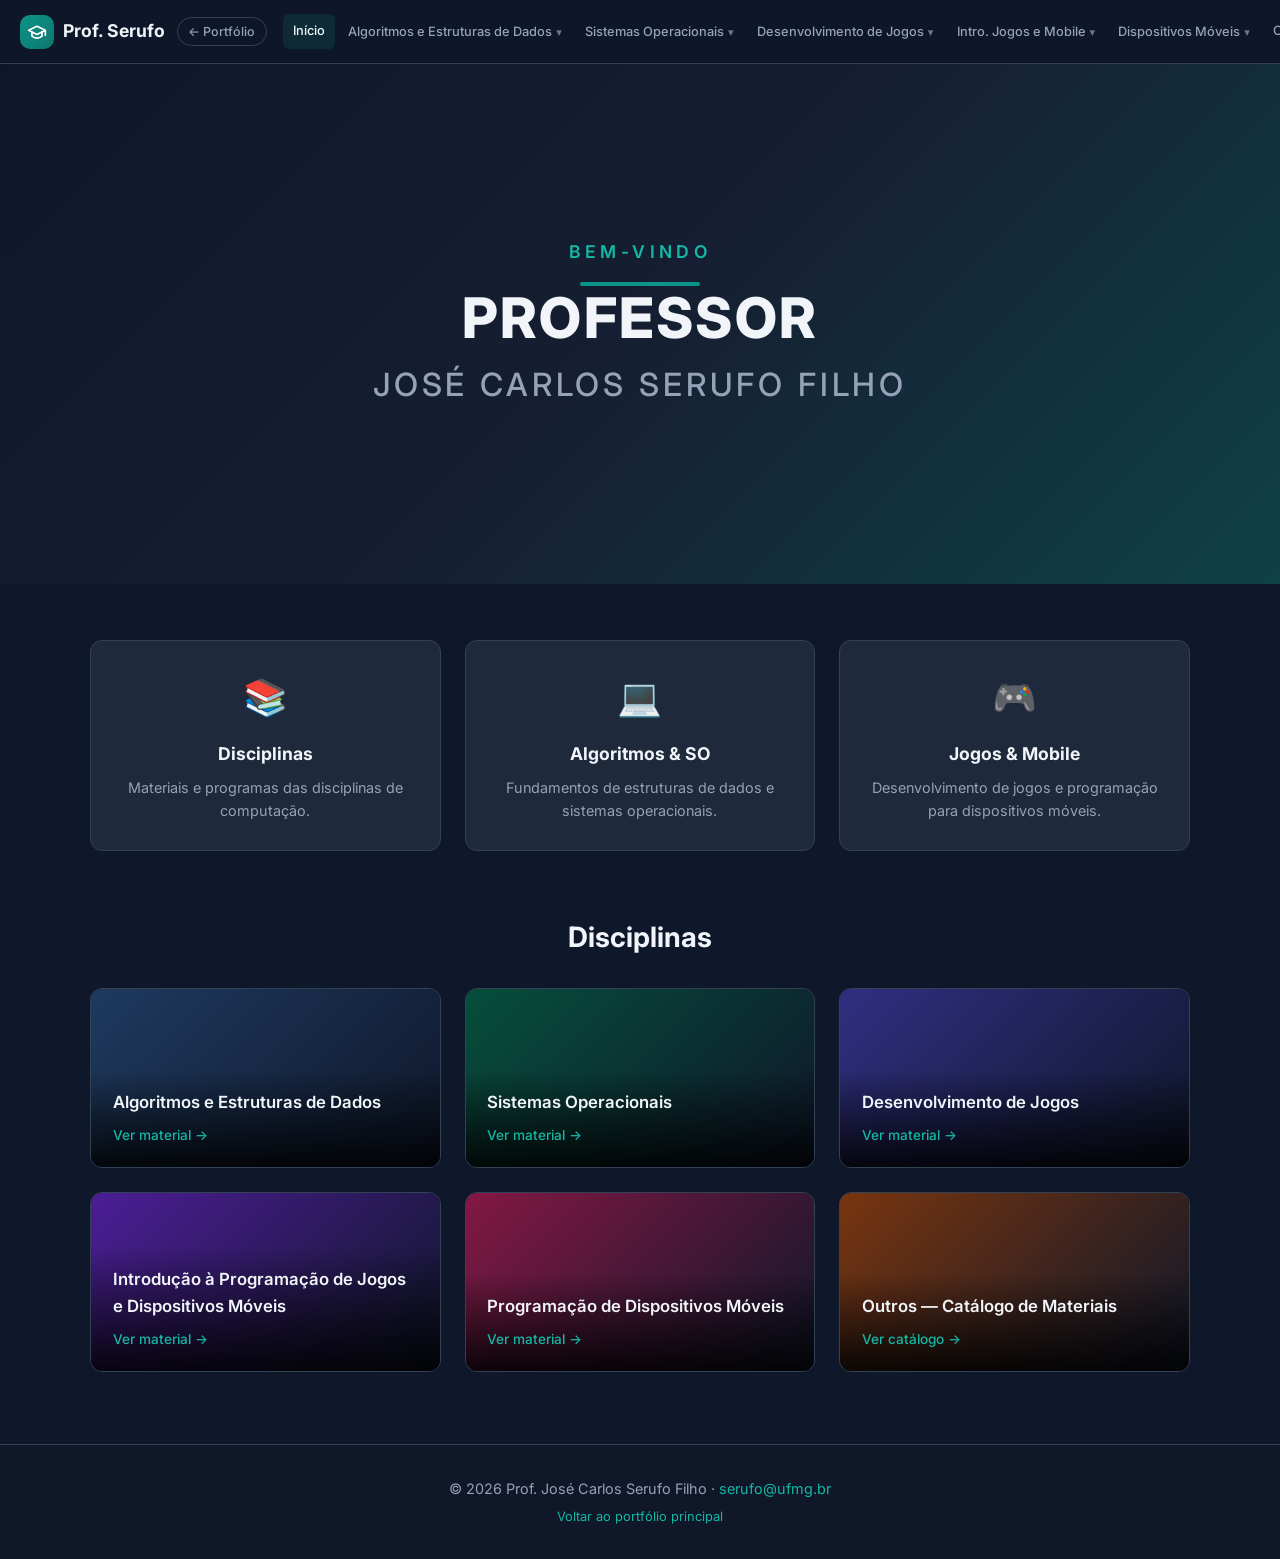
<file: aulas/index.html>
<!DOCTYPE html>
<html lang="pt-BR">
<head>
  <meta charset="UTF-8" />
  <meta name="viewport" content="width=device-width, initial-scale=1.0" />
  <title>Prof. Serufo — Aulas e Materiais</title>
  <meta name="description" content="Site de aulas do Professor José Carlos Serufo Filho. Materiais de Algoritmos, Sistemas Operacionais, Desenvolvimento de Jogos, Programação Mobile e catálogo no Google Drive." />
  <meta name="drive-catalog-url" content="https://script.google.com/macros/s/AKfycbzoTK7E7r1MSILdGPQA2Qe5nMKH0xPJj23kGmjjR3i6-4RB792ppfdoDmCXZKpYg464KQ/exec" />
  <meta name="drive-folder-url" content="https://drive.google.com/drive/folders/1QPJn-eJP5-Sh8jvajASOQuNzWkamwjaW" />
  <link rel="icon" type="image/svg+xml" href="data:image/svg+xml,%3Csvg xmlns='http://www.w3.org/2000/svg' viewBox='0 0 64 64'%3E%3Crect width='64' height='64' rx='16' fill='%230d9488'/%3E%3Ctext x='50%25' y='54%25' dominant-baseline='middle' text-anchor='middle' font-family='Inter,system-ui,sans-serif' font-size='32' font-weight='800' fill='white'%3ES%3C/text%3E%3C/svg%3E" />
  <link rel="preconnect" href="https://fonts.googleapis.com" />
  <link rel="preconnect" href="https://fonts.gstatic.com" crossorigin />
  <link href="https://fonts.googleapis.com/css2?family=Inter:wght@300;400;500;600;700;800&family=JetBrains+Mono:wght@400;500&display=swap" rel="stylesheet" />
  <link rel="stylesheet" href="styles.css" />
</head>
<body>
  <!-- Navbar -->
  <header class="navbar" id="navbar">
    <div class="nav-container">
      <div class="nav-brand">
        <a href="#home" class="logo" data-page="home">
          <span class="logo-badge" aria-hidden="true">
            <svg viewBox="0 0 24 24" width="20" height="20" fill="none" stroke="currentColor" stroke-width="2" stroke-linecap="round" stroke-linejoin="round">
              <path d="M22 10v6M2 10l10-5 10 5-10 5z"/>
              <path d="M6 12v5c3 3 9 3 12 0v-5"/>
            </svg>
          </span>
          <span>Prof. Serufo</span>
        </a>
        <a href="../" class="nav-portfolio-link" title="Voltar ao portfólio principal">← Portfólio</a>
      </div>

      <nav class="nav-links" id="navLinks" aria-label="Navegação principal">
        <a href="#home" class="nav-link active" data-page="home">Início</a>

        <div class="dropdown">
          <button type="button" class="nav-link dropdown-btn" aria-haspopup="true" aria-expanded="false">Algoritmos e Estruturas de Dados <span class="chevron" aria-hidden="true">▾</span></button>
          <div class="dropdown-content">
            <a href="#algoritmos" data-page="algoritmos">Visão Geral</a>
            <a href="#algoritmos-material" data-page="algoritmos-material">Material</a>
          </div>
        </div>

        <div class="dropdown">
          <button type="button" class="nav-link dropdown-btn" aria-haspopup="true" aria-expanded="false">Sistemas Operacionais <span class="chevron" aria-hidden="true">▾</span></button>
          <div class="dropdown-content">
            <a href="#so" data-page="so">Visão Geral</a>
            <a href="#so-programa" data-page="so-programa">Programa</a>
            <a href="#so-material" data-page="so-material">Material</a>
          </div>
        </div>

        <div class="dropdown">
          <button type="button" class="nav-link dropdown-btn" aria-haspopup="true" aria-expanded="false">Desenvolvimento de Jogos <span class="chevron" aria-hidden="true">▾</span></button>
          <div class="dropdown-content">
            <a href="#jogos" data-page="jogos">Visão Geral</a>
            <a href="#jogos-programa" data-page="jogos-programa">Programa</a>
            <a href="#jogos-material" data-page="jogos-material">Material</a>
            <a href="#jogos-aulas" data-page="jogos-aulas">Aulas</a>
          </div>
        </div>

        <div class="dropdown">
          <button type="button" class="nav-link dropdown-btn" aria-haspopup="true" aria-expanded="false">Intro. Jogos e Mobile <span class="chevron" aria-hidden="true">▾</span></button>
          <div class="dropdown-content">
            <a href="#intro-jogos" data-page="intro-jogos">Visão Geral</a>
            <a href="#intro-jogos-programa" data-page="intro-jogos-programa">Programa</a>
            <a href="#intro-jogos-material" data-page="intro-jogos-material">Material</a>
          </div>
        </div>

        <div class="dropdown">
          <button type="button" class="nav-link dropdown-btn" aria-haspopup="true" aria-expanded="false">Dispositivos Móveis <span class="chevron" aria-hidden="true">▾</span></button>
          <div class="dropdown-content">
            <a href="#mobile" data-page="mobile">Visão Geral</a>
            <a href="#mobile-material" data-page="mobile-material">Material</a>
          </div>
        </div>

        <a href="#outros" class="nav-link" data-page="outros">Outros Materiais</a>
      </nav>

      <button type="button" class="menu-toggle" id="menuToggle" aria-label="Abrir menu" aria-expanded="false" aria-controls="navLinks">
        <span></span><span></span><span></span>
      </button>
    </div>
  </header>

  <!-- Main Content -->
  <main id="app">
    <!-- HOME -->
    <section id="home" class="page active">
      <div class="hero hero-home">
        <div class="hero-overlay"></div>
        <div class="hero-content">
          <p class="hero-subtitle">Bem-vindo</p>
          <div class="hero-line"></div>
          <h1 class="hero-title">PROFESSOR</h1>
          <h2 class="hero-name">JOSÉ CARLOS SERUFO FILHO</h2>
        </div>
      </div>

      <div class="container section">
        <div class="intro-grid">
          <div class="intro-card">
            <div class="card-icon" aria-hidden="true">📚</div>
            <h3>Disciplinas</h3>
            <p>Materiais e programas das disciplinas de computação.</p>
          </div>
          <div class="intro-card">
            <div class="card-icon" aria-hidden="true">💻</div>
            <h3>Algoritmos &amp; SO</h3>
            <p>Fundamentos de estruturas de dados e sistemas operacionais.</p>
          </div>
          <div class="intro-card">
            <div class="card-icon" aria-hidden="true">🎮</div>
            <h3>Jogos &amp; Mobile</h3>
            <p>Desenvolvimento de jogos e programação para dispositivos móveis.</p>
          </div>
        </div>

        <div class="courses-preview">
          <h2 class="section-title">Disciplinas</h2>
          <div class="course-grid">
            <a href="#algoritmos" class="course-card" data-page="algoritmos">
              <div class="course-card-bg algo"></div>
              <div class="course-card-content">
                <h3>Algoritmos e Estruturas de Dados</h3>
                <span class="course-link">Ver material →</span>
              </div>
            </a>
            <a href="#so" class="course-card" data-page="so">
              <div class="course-card-bg so"></div>
              <div class="course-card-content">
                <h3>Sistemas Operacionais</h3>
                <span class="course-link">Ver material →</span>
              </div>
            </a>
            <a href="#jogos" class="course-card" data-page="jogos">
              <div class="course-card-bg jogos"></div>
              <div class="course-card-content">
                <h3>Desenvolvimento de Jogos</h3>
                <span class="course-link">Ver material →</span>
              </div>
            </a>
            <a href="#intro-jogos" class="course-card" data-page="intro-jogos">
              <div class="course-card-bg intro"></div>
              <div class="course-card-content">
                <h3>Introdução à Programação de Jogos e Dispositivos Móveis</h3>
                <span class="course-link">Ver material →</span>
              </div>
            </a>
            <a href="#mobile" class="course-card" data-page="mobile">
              <div class="course-card-bg mobile"></div>
              <div class="course-card-content">
                <h3>Programação de Dispositivos Móveis</h3>
                <span class="course-link">Ver material →</span>
              </div>
            </a>
            <a href="#outros" class="course-card" data-page="outros">
              <div class="course-card-bg outros"></div>
              <div class="course-card-content">
                <h3>Outros — Catálogo de Materiais</h3>
                <span class="course-link">Ver catálogo →</span>
              </div>
            </a>
          </div>
        </div>
      </div>
    </section>

    <!-- ALGORITMOS -->
    <section id="algoritmos" class="page">
      <div class="hero hero-algo">
        <div class="hero-overlay"></div>
        <div class="hero-content">
          <h1 class="hero-title">ALGORITMOS E<br>ESTRUTURAS DE DADOS</h1>
          <div class="hero-line"></div>
        </div>
      </div>
      <div class="container section">
        <div class="content-box">
          <h2>Sobre a Disciplina</h2>
          <p>Estudo dos principais algoritmos e estruturas de dados utilizadas na construção de software eficiente. Abrange análise de complexidade, listas, pilhas, filas, árvores, grafos e técnicas de ordenação e busca.</p>
          <div class="action-buttons">
            <a href="#algoritmos-material" class="btn btn-primary" data-page="algoritmos-material">Acessar Material</a>
          </div>
        </div>
      </div>
    </section>

    <section id="algoritmos-material" class="page">
      <div class="hero hero-material">
        <div class="hero-overlay"></div>
        <div class="hero-content">
          <h1 class="hero-title">MATERIAL</h1>
          <div class="hero-line"></div>
          <p class="hero-subtitle">Algoritmos e Estruturas de Dados</p>
        </div>
      </div>
      <div class="container section">
        <div class="material-card">
          <div class="slides-embed">
            <div class="slides-placeholder">
              <div class="slides-icon" aria-hidden="true">📊</div>
              <h3>Algoritmos e Estrutura de Dados</h3>
              <p>Prof. Serufo</p>
              <a href="https://sites.google.com/view/serufo/algoritmos-e-estrutras-de-dados/material" target="_blank" rel="noopener" class="btn btn-primary">
                Abrir Google Slides
              </a>
              <p class="note">O material original está hospedado no Google Sites / Google Slides.</p>
            </div>
          </div>
        </div>
      </div>
    </section>

    <!-- SISTEMAS OPERACIONAIS -->
    <section id="so" class="page">
      <div class="hero hero-so">
        <div class="hero-overlay"></div>
        <div class="hero-content">
          <h1 class="hero-title">SISTEMAS<br>OPERACIONAIS</h1>
          <div class="hero-line"></div>
        </div>
      </div>
      <div class="container section">
        <div class="content-box">
          <h2>Sobre a Disciplina</h2>
          <p>Conceitos fundamentais de sistemas operacionais: processos, threads, gerenciamento de memória, sistemas de arquivos, escalonamento, sincronização e comunicação entre processos.</p>
          <div class="action-buttons">
            <a href="#so-programa" class="btn btn-secondary" data-page="so-programa">Programa</a>
            <a href="#so-material" class="btn btn-primary" data-page="so-material">Material</a>
          </div>
        </div>
      </div>
    </section>

    <section id="so-programa" class="page">
      <div class="hero hero-material">
        <div class="hero-overlay"></div>
        <div class="hero-content">
          <h1 class="hero-title">PROGRAMA</h1>
          <div class="hero-line"></div>
          <p class="hero-subtitle">Sistemas Operacionais</p>
        </div>
      </div>
      <div class="container section">
        <div class="content-box">
          <h2>Programa da Disciplina</h2>
          <p>Conteúdo programático da disciplina de Sistemas Operacionais.</p>
          <a href="https://sites.google.com/view/serufo/sistemas-operacionais/programa" target="_blank" rel="noopener" class="btn btn-primary">
            Ver programa completo no Google Sites
          </a>
        </div>
      </div>
    </section>

    <section id="so-material" class="page">
      <div class="hero hero-material">
        <div class="hero-overlay"></div>
        <div class="hero-content">
          <h1 class="hero-title">MATERIAL</h1>
          <div class="hero-line"></div>
          <p class="hero-subtitle">Sistemas Operacionais</p>
        </div>
      </div>
      <div class="container section">
        <div class="material-card">
          <div class="slides-embed">
            <div class="slides-placeholder">
              <div class="slides-icon" aria-hidden="true">💻</div>
              <h3>SISTEMAS OPERACIONAIS</h3>
              <p>Prof. Serufo</p>
              <a href="https://sites.google.com/view/serufo/sistemas-operacionais/material" target="_blank" rel="noopener" class="btn btn-primary">
                Abrir Google Slides
              </a>
              <p class="note">O material original está hospedado no Google Sites / Google Slides.</p>
            </div>
          </div>
        </div>
      </div>
    </section>

    <!-- DESENVOLVIMENTO DE JOGOS -->
    <section id="jogos" class="page">
      <div class="hero hero-jogos">
        <div class="hero-overlay"></div>
        <div class="hero-content">
          <h1 class="hero-title">DESENVOLVIMENTO<br>DE JOGOS</h1>
          <div class="hero-line"></div>
        </div>
      </div>
      <div class="container section">
        <div class="content-box">
          <h2>Sobre a Disciplina</h2>
          <p>Introdução ao desenvolvimento de jogos digitais. Conceitos de game design, engines, física, colisão, sprites, áudio e publicação de jogos.</p>
          <div class="action-buttons">
            <a href="#jogos-programa" class="btn btn-secondary" data-page="jogos-programa">Programa</a>
            <a href="#jogos-material" class="btn btn-primary" data-page="jogos-material">Material</a>
            <a href="#jogos-aulas" class="btn btn-secondary" data-page="jogos-aulas">Aulas</a>
          </div>
        </div>
      </div>
    </section>

    <section id="jogos-programa" class="page">
      <div class="hero hero-material">
        <div class="hero-overlay"></div>
        <div class="hero-content">
          <h1 class="hero-title">PROGRAMA</h1>
          <div class="hero-line"></div>
          <p class="hero-subtitle">Desenvolvimento de Jogos</p>
        </div>
      </div>
      <div class="container section">
        <div class="content-box">
          <h2>Programa da Disciplina</h2>
          <p>Conteúdo programático da disciplina de Desenvolvimento de Jogos.</p>
          <a href="https://sites.google.com/view/serufo/desenvolvimento-de-jogos/programa" target="_blank" rel="noopener" class="btn btn-primary">
            Ver programa completo no Google Sites
          </a>
        </div>
      </div>
    </section>

    <section id="jogos-material" class="page">
      <div class="hero hero-material-jogos">
        <div class="hero-overlay"></div>
        <div class="hero-content">
          <h1 class="hero-title">MATERIAL</h1>
          <div class="hero-line"></div>
          <p class="hero-subtitle">Desenvolvimento de Jogos</p>
        </div>
      </div>
      <div class="container section">
        <div class="material-card">
          <div class="slides-embed">
            <div class="slides-placeholder">
              <div class="slides-icon" aria-hidden="true">🎮</div>
              <h3>DESENVOLVIMENTO DE JOGOS</h3>
              <p>Prof. Serufo</p>
              <a href="https://sites.google.com/view/serufo/desenvolvimento-de-jogos/material" target="_blank" rel="noopener" class="btn btn-primary">
                Abrir Google Slides
              </a>
              <p class="note">O material original está hospedado no Google Sites / Google Slides.</p>
            </div>
          </div>
        </div>
      </div>
    </section>

    <section id="jogos-aulas" class="page">
      <div class="hero hero-material">
        <div class="hero-overlay"></div>
        <div class="hero-content">
          <h1 class="hero-title">AULAS</h1>
          <div class="hero-line"></div>
          <p class="hero-subtitle">Desenvolvimento de Jogos</p>
        </div>
      </div>
      <div class="container section">
        <div class="content-box">
          <h2>Material de Aulas</h2>
          <p>Aulas e conteúdos complementares da disciplina.</p>
          <a href="https://sites.google.com/view/serufo/desenvolvimento-de-jogos/material/aulas" target="_blank" rel="noopener" class="btn btn-primary">
            Ver aulas no Google Sites
          </a>
        </div>
      </div>
    </section>

    <!-- INTRODUÇÃO PROGRAMAÇÃO DE JOGOS E DISPOSITIVOS MÓVEIS -->
    <section id="intro-jogos" class="page">
      <div class="hero hero-intro">
        <div class="hero-overlay"></div>
        <div class="hero-content">
          <h1 class="hero-title">INTRODUÇÃO<br>PROGRAMAÇÃO DE JOGOS<br>E DISPOSITIVOS MÓVEIS</h1>
          <div class="hero-line"></div>
        </div>
      </div>
      <div class="container section">
        <div class="content-box">
          <h2>Sobre a Disciplina</h2>
          <p>Introdução aos conceitos de programação aplicados a jogos e dispositivos móveis. Fundamentos de desenvolvimento multiplataforma e interfaces interativas.</p>
          <div class="action-buttons">
            <a href="#intro-jogos-programa" class="btn btn-secondary" data-page="intro-jogos-programa">Programa</a>
            <a href="#intro-jogos-material" class="btn btn-primary" data-page="intro-jogos-material">Material</a>
          </div>
        </div>
      </div>
    </section>

    <section id="intro-jogos-programa" class="page">
      <div class="hero hero-material">
        <div class="hero-overlay"></div>
        <div class="hero-content">
          <h1 class="hero-title">PROGRAMA</h1>
          <div class="hero-line"></div>
          <p class="hero-subtitle">Introdução Programação de Jogos e Dispositivos Móveis</p>
        </div>
      </div>
      <div class="container section">
        <div class="content-box">
          <h2>Programa da Disciplina</h2>
          <a href="https://sites.google.com/view/serufo/introdu%C3%A7%C3%A3o-programa%C3%A7%C3%A3o-de-jogos-e-dispositivos-m%C3%B3veis/programa" target="_blank" rel="noopener" class="btn btn-primary">
            Ver programa completo no Google Sites
          </a>
        </div>
      </div>
    </section>

    <section id="intro-jogos-material" class="page">
      <div class="hero hero-material">
        <div class="hero-overlay"></div>
        <div class="hero-content">
          <h1 class="hero-title">MATERIAL</h1>
          <div class="hero-line"></div>
          <p class="hero-subtitle">Introdução Programação de Jogos e Dispositivos Móveis</p>
        </div>
      </div>
      <div class="container section">
        <div class="material-card">
          <div class="slides-embed">
            <div class="slides-placeholder">
              <div class="slides-icon" aria-hidden="true">📱</div>
              <h3>Introdução à Programação de Jogos e Dispositivos Móveis</h3>
              <p>Prof. Serufo</p>
              <a href="https://sites.google.com/view/serufo/introdu%C3%A7%C3%A3o-programa%C3%A7%C3%A3o-de-jogos-e-dispositivos-m%C3%B3veis/material" target="_blank" rel="noopener" class="btn btn-primary">
                Abrir Google Slides
              </a>
              <p class="note">O material original está hospedado no Google Sites / Google Slides.</p>
            </div>
          </div>
        </div>
      </div>
    </section>

    <!-- PROGRAMAÇÃO DE DISPOSITIVOS MÓVEIS -->
    <section id="mobile" class="page">
      <div class="hero hero-mobile">
        <div class="hero-overlay"></div>
        <div class="hero-content">
          <h1 class="hero-title">PROGRAMAÇÃO DE<br>DISPOSITIVOS MÓVEIS</h1>
          <div class="hero-line"></div>
        </div>
      </div>
      <div class="container section">
        <div class="content-box">
          <h2>Sobre a Disciplina</h2>
          <p>Desenvolvimento de aplicações para dispositivos móveis. Conceitos de UI/UX mobile, frameworks, armazenamento local, sensores e publicação nas lojas.</p>
          <div class="action-buttons">
            <a href="#mobile-material" class="btn btn-primary" data-page="mobile-material">Acessar Material</a>
          </div>
        </div>
      </div>
    </section>

    <section id="mobile-material" class="page">
      <div class="hero hero-material">
        <div class="hero-overlay"></div>
        <div class="hero-content">
          <h1 class="hero-title">MATERIAL</h1>
          <div class="hero-line"></div>
          <p class="hero-subtitle">Programação de Dispositivos Móveis</p>
        </div>
      </div>
      <div class="container section">
        <div class="material-card">
          <div class="slides-embed">
            <div class="slides-placeholder">
              <div class="slides-icon" aria-hidden="true">📲</div>
              <h3>Programação de Dispositivos Móveis</h3>
              <p>Prof. Serufo</p>
              <a href="https://sites.google.com/view/serufo/programa%C3%A7%C3%A3o-de-dispositivos-m%C3%B3veis/material" target="_blank" rel="noopener" class="btn btn-primary">
                Abrir Google Slides
              </a>
              <p class="note">O material original está hospedado no Google Sites / Google Slides.</p>
            </div>
          </div>
        </div>
      </div>
    </section>

    <!-- OUTROS - Catálogo sincronizado com o Google Drive -->
    <section id="outros" class="page">
      <div class="hero hero-outros">
        <div class="hero-overlay"></div>
        <div class="hero-content">
          <h1 class="hero-title">OUTROS MATERIAIS</h1>
          <div class="hero-line"></div>
          <p class="hero-subtitle">Arquivos e materiais complementares via Google Drive</p>
        </div>
      </div>

      <div class="container section">
        <div class="pdf-toolbar">
          <div class="search-box">
            <input type="search" id="pdfSearch" placeholder="Buscar por nome, pasta ou tipo (ex.: PDF, Slides)..." autocomplete="off" aria-label="Buscar materiais" />
            <span class="search-icon" aria-hidden="true">🔍</span>
          </div>
          <div class="filter-group">
            <label for="pdfFilter">Pasta:</label>
            <select id="pdfFilter">
              <option value="todos">Todas as pastas</option>
            </select>
          </div>
          <a href="https://drive.google.com/drive/folders/1QPJn-eJP5-Sh8jvajASOQuNzWkamwjaW" target="_blank" rel="noopener" class="btn btn-secondary" id="btnOpenDrive">
            Abrir no Drive
          </a>
          <button type="button" class="btn btn-primary" id="btnRefreshPdfs" title="Atualizar lista do Google Drive">
            Atualizar
          </button>
        </div>

        <div id="pdfStatus" class="pdf-status" role="status" aria-live="polite"></div>
        <div class="pdf-count" id="pdfCount"></div>

        <!-- Árvore de pastas + arquivos -->
        <div id="pdfTree" class="pdf-tree"></div>

        <div class="pdf-empty" id="pdfEmpty" style="display:none;">
          <div class="empty-icon" aria-hidden="true">📁</div>
          <h3 id="pdfEmptyTitle">Nenhum arquivo encontrado</h3>
          <p id="pdfEmptyDesc">Tente limpar a busca ou abra diretamente a pasta compartilhada no Google Drive.</p>
          <a href="https://drive.google.com/drive/folders/1QPJn-eJP5-Sh8jvajASOQuNzWkamwjaW" target="_blank" rel="noopener" class="btn btn-primary" style="margin-top: 1rem;">
            Abrir pasta no Google Drive
          </a>
        </div>
      </div>
    </section>
  </main>

  <!-- Footer -->
  <footer class="footer">
    <div class="container">
      <p>© <span id="year"></span> Prof. José Carlos Serufo Filho · <a href="mailto:serufo@ufmg.br" class="footer-link">serufo@ufmg.br</a></p>
      <p class="footer-note">
        <a href="../" class="footer-link">Voltar ao portfólio principal</a>
      </p>
    </div>
  </footer>

  <script src="app.js"></script>
</body>
</html>
</file>
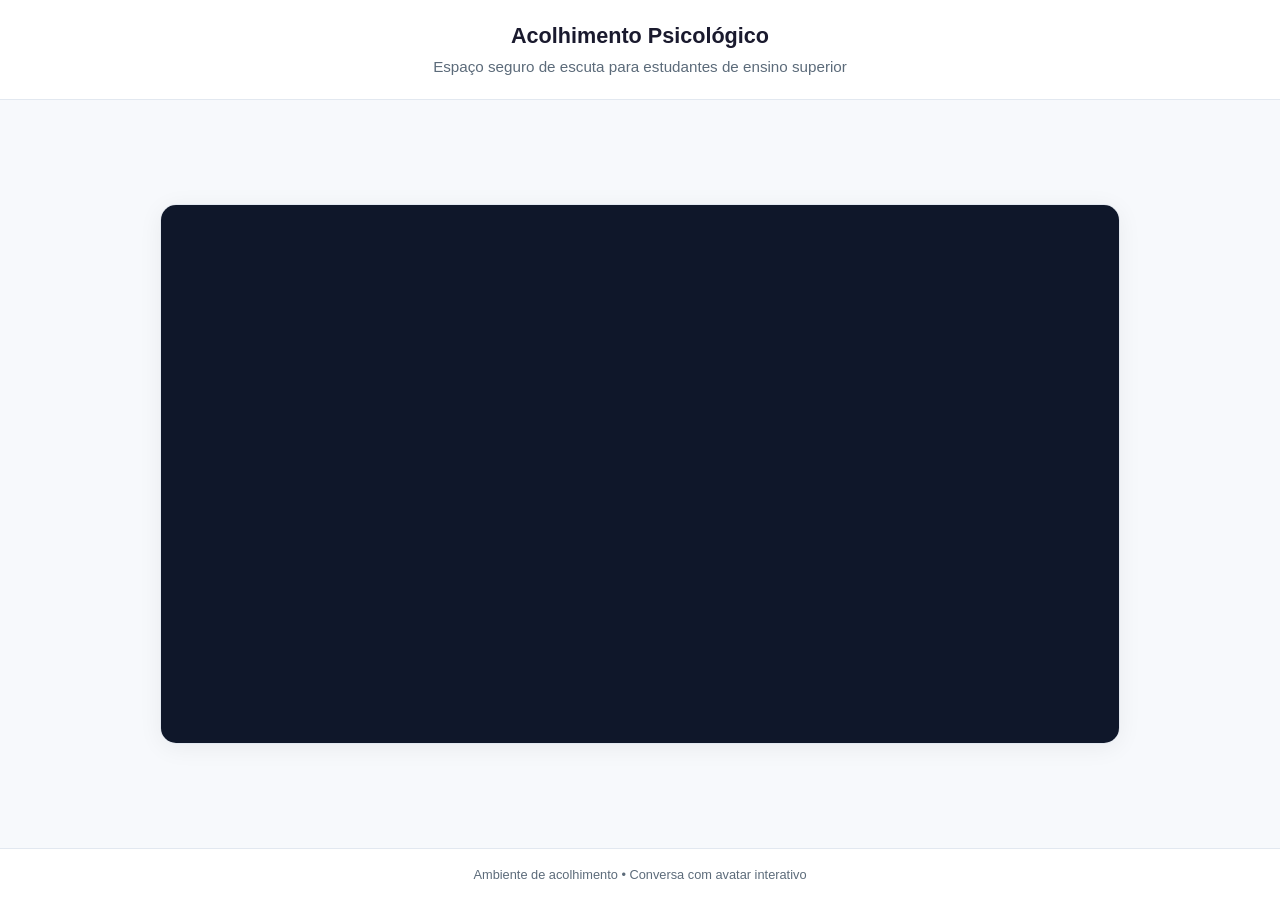
<file: samia/index.html>
<!DOCTYPE html>
<html lang="pt-BR">
<head>
  <meta charset="UTF-8" />
  <meta name="viewport" content="width=device-width, initial-scale=1.0" />
  <title>Acolhimento Psicológico – Live Avatar</title>
  <style>
    :root {
      --bg: #f7f9fc;
      --card: #ffffff;
      --text: #1a1a2e;
      --muted: #5c6b7a;
      --accent: #4a6fa5;
      --border: #e2e8f0;
    }

    * {
      margin: 0;
      padding: 0;
      box-sizing: border-box;
    }

    body {
      font-family: -apple-system, BlinkMacSystemFont, "Segoe UI", Roboto, "Helvetica Neue", Arial, sans-serif;
      background: var(--bg);
      color: var(--text);
      min-height: 100vh;
      display: flex;
      flex-direction: column;
      line-height: 1.5;
    }

    header {
      background: var(--card);
      border-bottom: 1px solid var(--border);
      padding: 1.25rem 1.5rem;
      text-align: center;
    }

    header h1 {
      font-size: 1.35rem;
      font-weight: 600;
      color: var(--text);
      margin-bottom: 0.25rem;
    }

    header p {
      font-size: 0.95rem;
      color: var(--muted);
    }

    main {
      flex: 1;
      display: flex;
      align-items: center;
      justify-content: center;
      padding: 1.5rem;
    }

    .avatar-container {
      width: 100%;
      max-width: 960px;
      background: var(--card);
      border-radius: 16px;
      box-shadow: 0 4px 24px rgba(0, 0, 0, 0.06);
      overflow: hidden;
      border: 1px solid var(--border);
    }

    .avatar-wrapper {
      position: relative;
      width: 100%;
      aspect-ratio: 16 / 9;
      background: #0f172a;
    }

    .avatar-wrapper iframe {
      position: absolute;
      inset: 0;
      width: 100%;
      height: 100%;
      border: none;
    }

    footer {
      text-align: center;
      padding: 1rem 1.5rem;
      font-size: 0.8rem;
      color: var(--muted);
      border-top: 1px solid var(--border);
      background: var(--card);
    }

    /* Responsividade para telas menores */
    @media (max-width: 640px) {
      header h1 {
        font-size: 1.15rem;
      }
      main {
        padding: 1rem;
      }
      .avatar-container {
        border-radius: 12px;
      }
    }
  </style>
</head>
<body>
  <header>
    <h1>Acolhimento Psicológico</h1>
    <p>Espaço seguro de escuta para estudantes de ensino superior</p>
  </header>

  <main>
    <div class="avatar-container">
      <div class="avatar-wrapper">
        <iframe
          src="https://embed.liveavatar.com/v1/d48ce0f1-ff33-42f2-b92e-86ec779c3211?orientation=horizontal"
          allow="microphone"
          title="LiveAvatar Embed"
          style="aspect-ratio: 16/9;"
          allowfullscreen
        ></iframe>
      </div>
    </div>
  </main>

  <footer>
    Ambiente de acolhimento • Conversa com avatar interativo
  </footer>
</body>
</html>
</file>
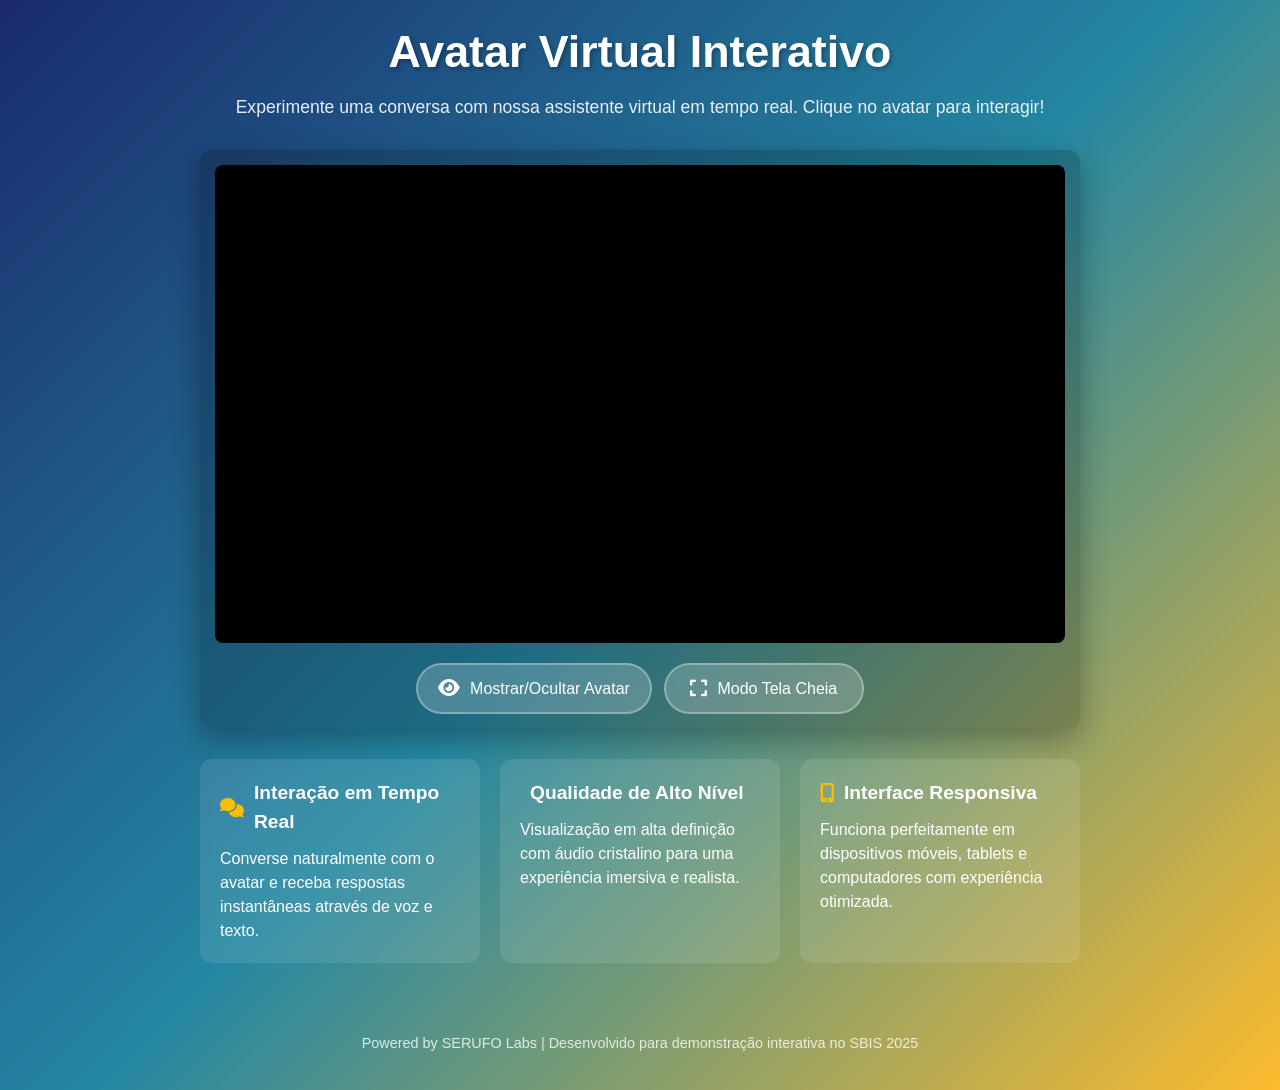
<file: SBIS/index.html>
<!DOCTYPE html>
<html lang="pt-BR">
<head>
    <meta charset="UTF-8">
    <meta name="viewport" content="width=device-width, initial-scale=1.0">
    <title>Avatar SBIS</title>
    <link rel="stylesheet" href="https://cdnjs.cloudflare.com/ajax/libs/font-awesome/6.4.0/css/all.min.css">
    <style>
        :root {
            --primary: #1a73e8;
            --primary-dark: #0d47a1;
            --secondary: #34a853;
            --accent: #fbbc05;
            --light: #f8f9fa;
            --dark: #202124;
        }
        
        * {
            margin: 0;
            padding: 0;
            box-sizing: border-box;
        }

        body {
            font-family: 'Segoe UI', Tahoma, Geneva, Verdana, sans-serif;
            background: linear-gradient(135deg, #1a2a6c, #2487a2, #fdbb2d);
            color: white;
            min-height: 100vh;
            display: flex;
            flex-direction: column;
            align-items: center;
            padding: 15px;
            overflow-x: hidden;
            line-height: 1.5;
        }

        .container {
            width: 100%;
            max-width: 100%;
            text-align: center;
            padding: 10px;
        }

        header {
            margin-bottom: 30px;
            padding: 0 10px;
        }

        h1 {
            font-size: 2rem;
            margin-bottom: 15px;
            text-shadow: 2px 2px 4px rgba(0, 0, 0, 0.3);
            line-height: 1.2;
        }

        .subtitle {
            font-size: 1rem;
            opacity: 0.9;
            margin: 0 auto 20px;
        }

        .avatar-section {
            width: 100%;
            margin: 0 auto 30px;
        }

        .avatar-container {
            position: relative;
            width: 100%;
            margin: 0 auto 20px;
            border-radius: 12px;
            overflow: hidden;
            box-shadow: 0 10px 30px rgba(0, 0, 0, 0.3);
            background-color: rgba(0, 0, 0, 0.2);
            padding: 15px;
        }

        .avatar-wrapper {
            position: relative;
            width: 100%;
            height: 0;
            padding-bottom: 75%; /* Proporção 4:3 para mobile */
            border-radius: 8px;
            overflow: hidden;
            background-color: #000;
        }

        .avatar-wrapper iframe {
            position: absolute;
            top: 0;
            left: 0;
            width: 100%;
            height: 100%;
            border: none;
        }

        .controls {
            display: flex;
            flex-direction: column;
            gap: 12px;
            margin-top: 20px;
            width: 100%;
        }

        button {
            background: rgba(255, 255, 255, 0.2);
            border: 2px solid rgba(255, 255, 255, 0.3);
            color: white;
            padding: 14px 20px;
            border-radius: 50px;
            font-size: 1rem;
            cursor: pointer;
            transition: all 0.3s ease;
            backdrop-filter: blur(5px);
            width: 100%;
            display: flex;
            align-items: center;
            justify-content: center;
            gap: 10px;
        }

        button i {
            font-size: 1.2rem;
        }

        button:hover {
            background: rgba(255, 255, 255, 0.3);
            transform: translateY(-2px);
        }

        .features {
            display: grid;
            grid-template-columns: 1fr;
            gap: 20px;
            margin-top: 30px;
            width: 100%;
        }

        .feature {
            background: rgba(255, 255, 255, 0.1);
            padding: 20px;
            border-radius: 12px;
            backdrop-filter: blur(5px);
            transition: transform 0.3s ease;
            text-align: left;
        }

        .feature:hover {
            transform: translateY(-5px);
        }

        .feature h3 {
            margin-bottom: 10px;
            font-size: 1.2rem;
            display: flex;
            align-items: center;
            gap: 10px;
        }

        .feature h3 i {
            color: var(--accent);
        }

        footer {
            margin-top: 40px;
            padding: 20px;
            font-size: 0.9rem;
            opacity: 0.8;
            text-align: center;
            width: 100%;
        }

        /* Avatar Flutuante */
        #heygen-floating-avatar {
            z-index: 9999;
            position: fixed;
            right: 20px;
            bottom: 20px;
            width: 80px;
            height: 80px;
            border-radius: 50%;
            border: 2px solid #fff;
            box-shadow: 0px 8px 24px 0px rgba(0, 0, 0, 0.3);
            transition: all 0.3s ease;
            overflow: hidden;
            opacity: 0;
            visibility: hidden;
            background: #000;
        }

        #heygen-floating-avatar iframe {
            width: 100%;
            height: 100%;
            border: none;
        }

        #heygen-floating-avatar.expanded {
            width: 100%;
            height: 100%;
            border-radius: 0;
            right: 0;
            bottom: 0;
            z-index: 10000;
        }

        /* Fullscreen Mode */
        .fullscreen-avatar {
            position: fixed;
            top: 0;
            left: 0;
            width: 100%;
            height: 100%;
            z-index: 10000;
            background: #000;
            display: none;
        }

        .fullscreen-avatar iframe {
            width: 100%;
            height: 100%;
            border: none;
        }

        .close-fullscreen {
            position: absolute;
            top: 20px;
            right: 20px;
            background: rgba(255, 255, 255, 0.2);
            border: none;
            color: white;
            width: 50px;
            height: 50px;
            border-radius: 50%;
            font-size: 1.5rem;
            display: flex;
            align-items: center;
            justify-content: center;
            cursor: pointer;
            z-index: 10001;
            backdrop-filter: blur(5px);
        }

        /* Melhorias para telas maiores */
        @media (min-width: 768px) {
            .container {
                max-width: 700px;
            }
            
            h1 {
                font-size: 2.5rem;
            }
            
            .subtitle {
                font-size: 1.1rem;
            }
            
            .avatar-wrapper {
                padding-bottom: 56.25%; /* Proporção 16:9 para desktop */
            }
            
            .controls {
                flex-direction: row;
                justify-content: center;
            }
            
            button {
                width: auto;
                min-width: 200px;
            }
            
            .features {
                grid-template-columns: repeat(3, 1fr);
            }
            
            #heygen-floating-avatar {
                width: 100px;
                height: 100px;
            }
        }

        @media (min-width: 1024px) {
            .container {
                max-width: 900px;
            }
            
            h1 {
                font-size: 2.8rem;
            }
        }

        /* Melhorias para orientação paisagem em mobile */
        @media (max-height: 500px) and (orientation: landscape) {
            .container {
                padding: 5px;
            }
            
            header {
                margin-bottom: 15px;
            }
            
            h1 {
                font-size: 1.5rem;
                margin-bottom: 10px;
            }
            
            .avatar-container {
                margin-bottom: 15px;
                padding: 10px;
            }
            
            .avatar-wrapper {
                padding-bottom: 50%;
            }
        }
    </style>
</head>
<body>
    <div class="container">
        <header>
            <h1>Avatar Virtual Interativo</h1>
            <p class="subtitle">Experimente uma conversa com nossa assistente virtual em tempo real. Clique no avatar para interagir!</p>
        </header>
        
        <div class="avatar-section">
            <div class="avatar-container">
                <div class="avatar-wrapper" id="avatar-wrapper">
                    <!-- O iframe será inserido aqui pelo script -->
                </div>
                
                <div class="controls">
                    <button id="toggle-avatar">
                        <i class="fas fa-eye"></i> Mostrar/Ocultar Avatar
                    </button>
                    <button id="fullscreen-btn">
                        <i class="fas fa-expand"></i> Modo Tela Cheia
                    </button>
                </div>
            </div>
        </div>
        
        <div class="features">
            <div class="feature">
                <h3><i class="fas fa-comments"></i> Interação em Tempo Real</h3>
                <p>Converse naturalmente com o avatar e receba respostas instantâneas através de voz e texto.</p>
            </div>
            <div class="feature">
                <h3><i class="fas fa-hd-video"></i> Qualidade de Alto Nível</h3>
                <p>Visualização em alta definição com áudio cristalino para uma experiência imersiva e realista.</p>
            </div>
            <div class="feature">
                <h3><i class="fas fa-mobile-alt"></i> Interface Responsiva</h3>
                <p>Funciona perfeitamente em dispositivos móveis, tablets e computadores com experiência otimizada.</p>
            </div>
        </div>
    </div>
    
    <footer>
        <p>Powered by SERUFO Labs | Desenvolvido para demonstração interativa no SBIS 2025</p>
    </footer>

    <!-- Avatar Flutuante -->
    <div id="heygen-floating-avatar"></div>

    <!-- Fullscreen Avatar -->
    <div class="fullscreen-avatar" id="fullscreen-avatar">
        <button class="close-fullscreen" id="close-fullscreen">
            <i class="fas fa-times"></i>
        </button>
    </div>

    <script>
        // Script modificado para exibir o avatar como quadrado dentro da área
        !function(window) {
            const host = "https://labs.heygen.com";
            const url = host + "/guest/streaming-embed?share=eyJxdWFsaXR5IjoiaGlnaCIsImF2YXRhck5hbWUiOiJKdWR5X0RvY3Rvcl9TaXR0aW5nMl9wdWJs%0D%0AaWMiLCJwcmV2aWV3SW1nIjoiaHR0cHM6Ly9maWxlczIuaGV5Z2VuLmFpL2F2YXRhci92My8wMjJj%0D%0AZGIxZjA3OTE0ZTc1ODg3YzY5M2YwYzVmOTdkZF80NTY1MC9wcmV2aWV3X3RhbGtfMS53ZWJwIiwi%0D%0AbmVlZFJlbW92ZUJhY2tncm91bmQiOmZhbHNlLCJrbm93bGVkZ2VCYXNlSWQiOiI2NjNiNzk0NTQ4%0D%0ANTQ0MzgzYjVmZDcwYTRjMzQwMGRiOSIsInVzZXJuYW1lIjoiY2M5YTE0MTZkZWQzNGVlZWE4OGQz%0D%0AMDhlYmUyOGJjZTEifQ%3D%3D&inIFrame=1"
            //"/guest/streaming-embed?share=eyJxdWFsaXR5IjoiaGlnaCIsImF2YXRhck5hbWUiOiJBbm5fRG9jdG9yX1N0YW5kaW5nMl9wdWJs%0D%0AaWMiLCJwcmV2aWV3SW1nIjoiaHR0cHM6Ly9maWxlczIuaGV5Z2VuLmFpL2F2YXRhci92My82OTlh%0D%0ANGMyOTk1OTE0ZDM5YjJjYjMxMWE5MzBkNzcyMF80NTU3MC9wcmV2aWV3X3RhbGtfMy53ZWJwIiwi%0D%0AbmVlZFJlbW92ZUJhY2tncm91bmQiOmZhbHNlLCJrbm93bGVkZ2VCYXNlSWQiOiI2NjNiNzk0NTQ4%0D%0ANTQ0MzgzYjVmZDcwYTRjMzQwMGRiOSIsInVzZXJuYW1lIjoiY2M5YTE0MTZkZWQzNGVlZWE4OGQz%0D%0AMDhlYmUyOGJjZTEifQ%3D%3D&inIFrame=1";
            
            // Elementos DOM
            const avatarWrapper = document.getElementById('avatar-wrapper');
            const floatingAvatar = document.getElementById('heygen-floating-avatar');
            const fullscreenAvatar = document.getElementById('fullscreen-avatar');
            const closeFullscreenBtn = document.getElementById('close-fullscreen');
            
            // Estado da aplicação
            let isAvatarVisible = true;
            let isFloatingExpanded = false;
            
            // Criar iframe principal
            function createIframe() {
                const iframe = document.createElement("iframe");
                iframe.allowFullscreen = true;
                iframe.title = "Avatar Virtual Interativo";
                iframe.role = "dialog";
                iframe.allow = "microphone; camera";
                iframe.src = url;
                iframe.style.width = "100%";
                iframe.style.height = "100%";
                iframe.style.border = "none";
                return iframe;
            }
            
            // Adicionar iframe ao wrapper principal
            const mainIframe = createIframe();
            avatarWrapper.appendChild(mainIframe);
            
            // Adicionar iframe ao avatar flutuante
            const floatingIframe = createIframe();
            floatingAvatar.appendChild(floatingIframe);
            
            // Adicionar iframe ao fullscreen
            const fullscreenIframe = createIframe();
            fullscreenAvatar.appendChild(fullscreenIframe);
            
            // Controles personalizados
            document.getElementById('toggle-avatar').addEventListener('click', function() {
                isAvatarVisible = !isAvatarVisible;
                
                if (isAvatarVisible) {
                    // Mostrar na área principal
                    avatarWrapper.style.display = "block";
                    floatingAvatar.style.opacity = "0";
                    floatingAvatar.style.visibility = "hidden";
                    floatingAvatar.classList.remove('expanded');
                    isFloatingExpanded = false;
                } else {
                    // Mostrar como flutuante
                    avatarWrapper.style.display = "none";
                    floatingAvatar.style.opacity = "1";
                    floatingAvatar.style.visibility = "visible";
                }
            });
            
            document.getElementById('fullscreen-btn').addEventListener('click', function() {
                fullscreenAvatar.style.display = "block";
                document.body.style.overflow = "hidden";
                
                // Tentar entrar em fullscreen
                if (fullscreenAvatar.requestFullscreen) {
                    fullscreenAvatar.requestFullscreen();
                } else if (fullscreenAvatar.webkitRequestFullscreen) {
                    fullscreenAvatar.webkitRequestFullscreen();
                } else if (fullscreenAvatar.msRequestFullscreen) {
                    fullscreenAvatar.msRequestFullscreen();
                }
            });
            
            closeFullscreenBtn.addEventListener('click', function() {
                fullscreenAvatar.style.display = "none";
                document.body.style.overflow = "auto";
                
                // Sair do fullscreen
                if (document.exitFullscreen) {
                    document.exitFullscreen();
                } else if (document.webkitExitFullscreen) {
                    document.webkitExitFullscreen();
                } else if (document.msExitFullscreen) {
                    document.msExitFullscreen();
                }
            });
            
            // Permitir que o usuário clique no avatar flutuante para expandir
            floatingAvatar.addEventListener('click', function() {
                isFloatingExpanded = !isFloatingExpanded;
                floatingAvatar.classList.toggle('expanded', isFloatingExpanded);
            });
            
            // Fechar fullscreen com a tecla ESC
            document.addEventListener('keydown', function(e) {
                if (e.key === 'Escape') {
                    fullscreenAvatar.style.display = "none";
                    document.body.style.overflow = "auto";
                }
            });
            
            // Inicialmente, o avatar está visível na área principal
            avatarWrapper.style.display = "block";
            floatingAvatar.style.opacity = "0";
            floatingAvatar.style.visibility = "hidden";
            
        }(globalThis);
    </script>
</body>
</html>
</file>
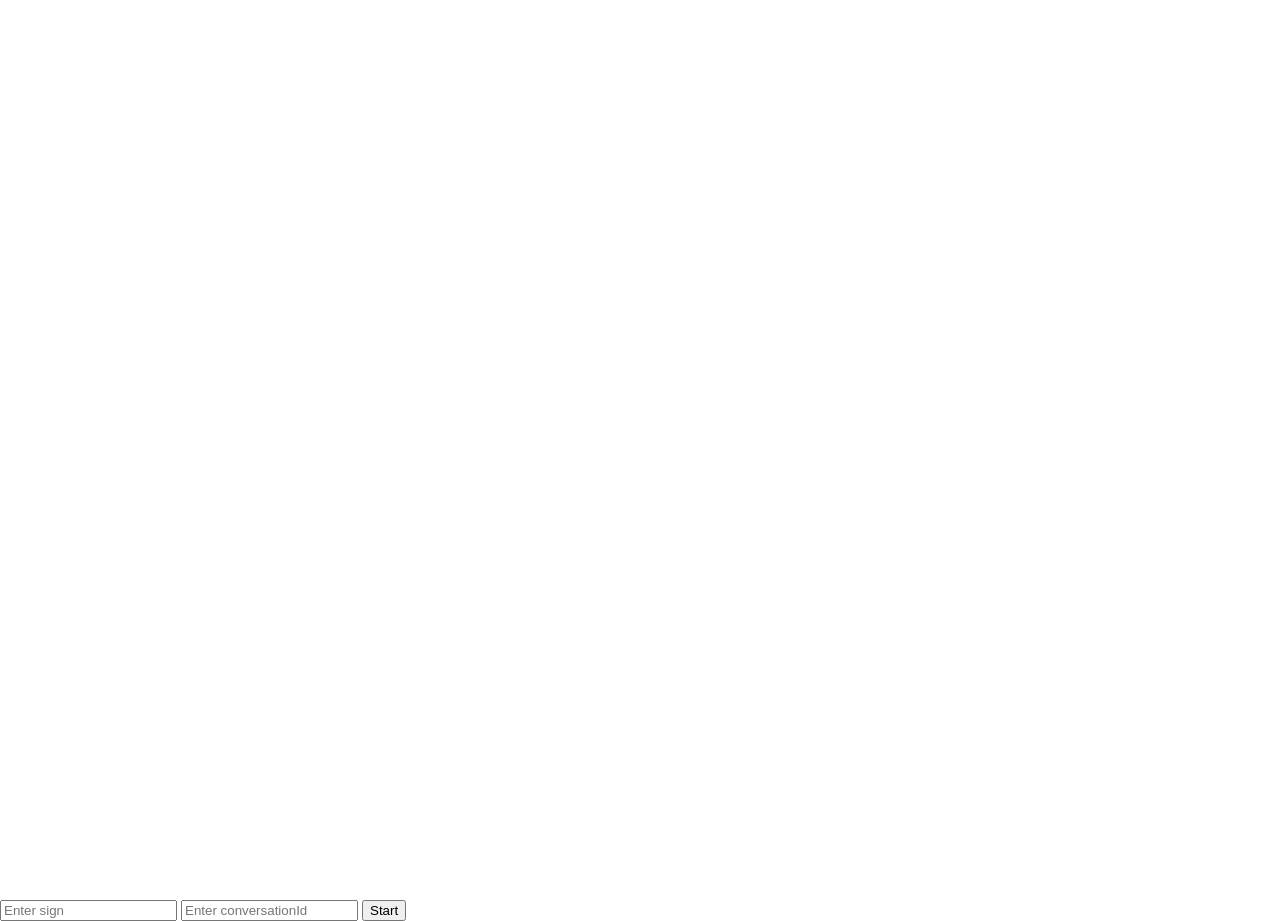
<file: samia/simple.html>
<!DOCTYPE html>
<html lang="en">
<head>
  <meta charset="UTF-8" />
  <meta http-equiv="Cache-Control" content="no-cache, no-store, must-revalidate" />
  <meta name="viewport" content="width=device-width, initial-scale=1.0" />
  <title>Duix SDK Simple Example</title>

  <style>
    html, body { margin: 0; padding: 0; height: 100%; }
    .container { width: 100vw; height: 100vh; }
    .subtitle {
      position: absolute;
      bottom: 40px;
      left: 50%;
      transform: translateX(-50%);
      color: #000;
      padding: 12px;
      background-color: rgba(255,255,255,0.5);
      border-radius: 12px;
      visibility: hidden;
    }
    .subtitle:empty { display: none; }
  </style>

  <!-- SDK import via CDN -->
  <script src="https://cdn.guiji.ai/duix/sdk/0.3.1/duix.js"></script>
</head>

<body>
  <!-- Video container -->
  <div class="container"></div>
  <div class="subtitle"></div>

  <!-- Simple modal for user input -->
  <div id="modal">
    <input id="sign" placeholder="Enter sign" />
    <input id="conversationId" placeholder="Enter conversationId" />
    <button id="start" onclick="init()">Start</button>
  </div>

  <script>
    const duix = new window.Duix();

    function init() {
      const sign = document.querySelector('#sign').value;
      const conversationId = document.querySelector('#conversationId').value;

      if (!sign || !conversationId) {
        return alert('Both parameters are required.');
      }

      // Register event listeners
      duix.on('error', err => console.error('Error:', err));
      duix.on('initialSuccess', () => {
        console.info('SDK initialized successfully.');
        duix.start({ openAsr: true }).then(res => console.info('Session started:', res));
      });
      duix.on('show', () => {
        document.querySelector('#modal').style.display = 'none';
        document.querySelector('.subtitle').style.visibility = 'visible';
      });
      duix.on('asrStart', () => (document.querySelector('.subtitle').innerText = ''));
      duix.on('speakSection', data => (document.querySelector('.subtitle').innerText = data.text));

      // Initialize SDK
      duix
        .init({
          sign,
          containerLable: '.container',
          conversationId,
          platform: 'duix.com'
        })
        .then(data => console.info('Initialization complete:', data))
        .catch(err => console.error('Initialization failed:', err));
    }
  </script>
</body>
</html>
</file>
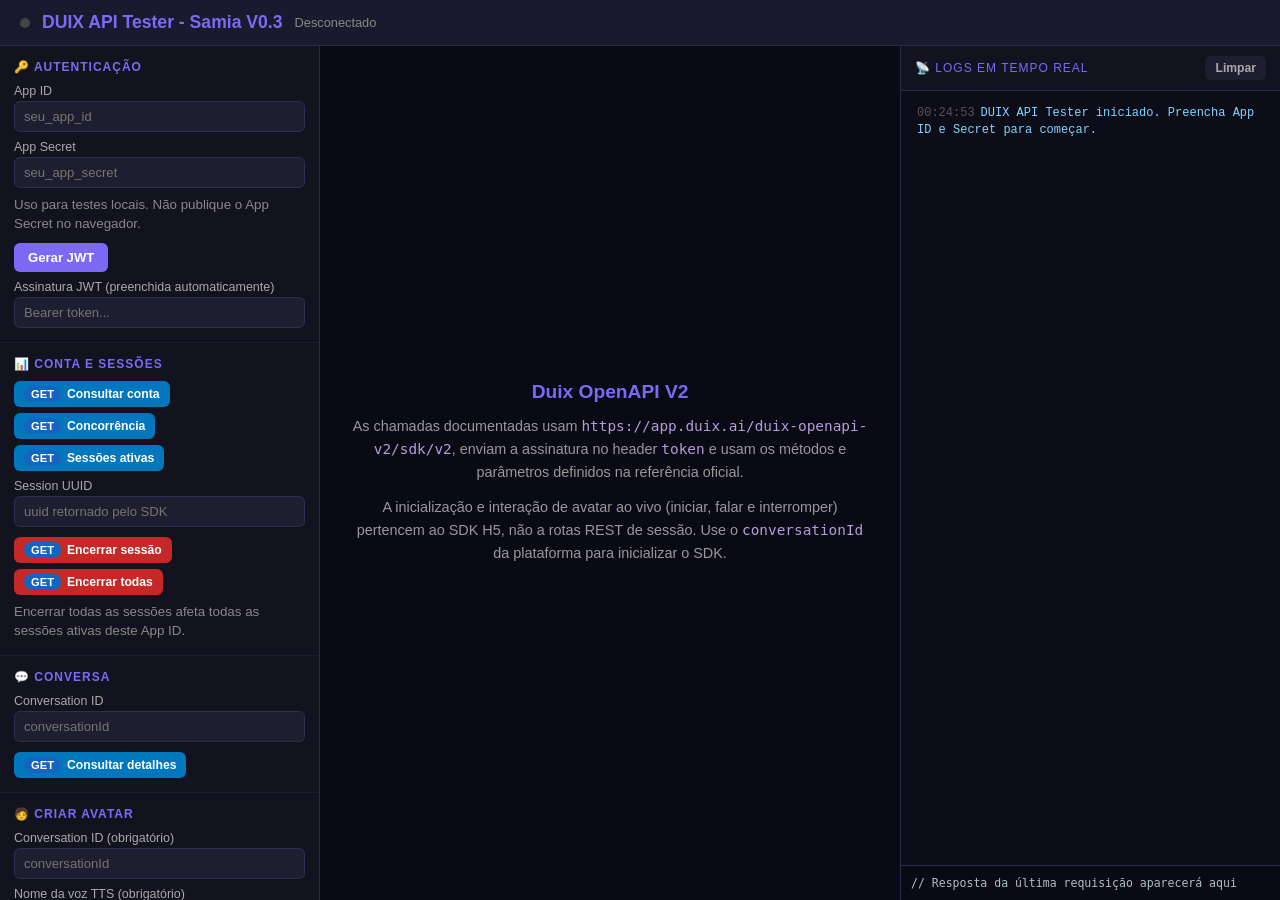
<file: samia/teste.html>
<!DOCTYPE html>
<html lang="pt-BR">
<head>
  <meta charset="UTF-8" />
  <meta name="viewport" content="width=device-width, initial-scale=1.0" />
  <title>DUIX API Tester - Samia V0.3</title>
  <style>
    * { box-sizing: border-box; margin: 0; padding: 0; }
    body { font-family: 'Segoe UI', sans-serif; background: #0f0f1a; color: #e0e0e0; display: flex; flex-direction: column; height: 100vh; overflow: hidden; }

    header { background: #1a1a2e; padding: 12px 20px; display: flex; align-items: center; gap: 12px; border-bottom: 1px solid #2a2a4a; }
    header h1 { font-size: 1.1rem; color: #7c6af7; }
    .status-dot { width: 10px; height: 10px; border-radius: 50%; background: #444; transition: background .3s; }
    .status-dot.connected { background: #4caf50; box-shadow: 0 0 6px #4caf50; }
    .status-dot.error { background: #f44336; }
    #status-text { font-size: .8rem; color: #888; }

    .main { display: flex; flex: 1; overflow: hidden; }

    /* LEFT PANEL */
    .left { width: 320px; min-width: 280px; background: #13131f; border-right: 1px solid #2a2a4a; display: flex; flex-direction: column; overflow-y: auto; }

    .section { padding: 14px; border-bottom: 1px solid #1e1e30; }
    .section h3 { font-size: .75rem; text-transform: uppercase; letter-spacing: 1px; color: #7c6af7; margin-bottom: 10px; }

    label { font-size: .78rem; color: #aaa; display: block; margin-bottom: 3px; margin-top: 8px; }
    input, textarea, select {
      width: 100%; padding: 7px 9px; background: #1e1e30; border: 1px solid #2e2e50;
      border-radius: 6px; color: #e0e0e0; font-size: .82rem; outline: none;
    }
    input:focus, textarea:focus { border-color: #7c6af7; }
    textarea { resize: vertical; min-height: 60px; }

    .btn { display: inline-flex; align-items: center; gap: 6px; padding: 7px 14px; border: none; border-radius: 6px; cursor: pointer; font-size: .82rem; font-weight: 600; transition: opacity .2s; }
    .btn:hover { opacity: .85; }
    .btn:disabled { opacity: .4; cursor: not-allowed; }
    .btn-primary { background: #7c6af7; color: #fff; }
    .btn-success { background: #2e7d32; color: #fff; }
    .btn-danger  { background: #c62828; color: #fff; }
    .btn-warn    { background: #e65100; color: #fff; }
    .btn-info    { background: #0277bd; color: #fff; }
    .btn-sm { padding: 5px 10px; font-size: .76rem; }
    .btn-row { display: flex; flex-wrap: wrap; gap: 6px; margin-top: 10px; }

    /* CENTER - API information */
    .center { flex: 1; display: flex; flex-direction: column; align-items: center; justify-content: center; gap: 12px; padding: 32px; background: #0a0a14; text-align: center; }
    .center h2 { color: #7c6af7; font-size: 1.2rem; }
    .center p { max-width: 640px; color: #999; line-height: 1.6; font-size: .9rem; }
    .center code { color: #b39ddb; }

    /* RIGHT - Logs */
    .right { width: 380px; min-width: 300px; background: #0d0d1a; border-left: 1px solid #2a2a4a; display: flex; flex-direction: column; }
    .log-header { padding: 10px 14px; background: #13131f; border-bottom: 1px solid #2a2a4a; display: flex; justify-content: space-between; align-items: center; }
    .log-header span { font-size: .75rem; text-transform: uppercase; letter-spacing: 1px; color: #7c6af7; }
    #log-box { flex: 1; overflow-y: auto; padding: 10px; font-family: 'Courier New', monospace; font-size: .75rem; }
    .log-entry { padding: 4px 6px; border-radius: 4px; margin-bottom: 3px; line-height: 1.4; word-break: break-all; }
    .log-info  { color: #81d4fa; }
    .log-success { color: #a5d6a7; }
    .log-error { color: #ef9a9a; }
    .log-warn  { color: #ffe082; }
    .log-send  { color: #ce93d8; }
    .log-recv  { color: #80cbc4; }
    .log-time  { color: #555; margin-right: 6px; }

    /* Response viewer */
    #response-box { background: #0a0a14; border-top: 1px solid #2a2a4a; padding: 10px; max-height: 180px; overflow-y: auto; }
    #response-box pre { font-size: .72rem; color: #b0bec5; white-space: pre-wrap; word-break: break-all; }

    .tag { display: inline-block; padding: 2px 7px; border-radius: 10px; font-size: .7rem; font-weight: 700; }
    .tag-get  { background: #1565c0; color: #fff; }
    .tag-post { background: #2e7d32; color: #fff; }
    .tag-del  { background: #b71c1c; color: #fff; }

    ::-webkit-scrollbar { width: 5px; }
    ::-webkit-scrollbar-track { background: transparent; }
    ::-webkit-scrollbar-thumb { background: #2a2a4a; border-radius: 3px; }
  </style>
</head>
<body>

<header>
  <div class="status-dot" id="dot"></div>
  <h1>DUIX API Tester - Samia V0.3</h1>
  <span id="status-text">Desconectado</span>
</header>

<div class="main">

  <!-- LEFT PANEL -->
  <div class="left">

    <!-- Auth -->
    <div class="section">
      <h3>🔑 Autenticação</h3>
      <label>App ID</label>
      <input id="appId" placeholder="seu_app_id" />
      <label>App Secret</label>
      <input id="appSecret" type="password" placeholder="seu_app_secret" />
      <small style="display:block;margin-top:8px;color:#888;line-height:1.4">
        Uso para testes locais. Não publique o App Secret no navegador.
      </small>
      <div class="btn-row">
        <button class="btn btn-primary" onclick="getToken()">Gerar JWT</button>
      </div>
      <label>Assinatura JWT (preenchida automaticamente)</label>
      <input id="token" placeholder="Bearer token..." />
    </div>

    <!-- Documented API: account and sessions -->
    <div class="section">
      <h3>📊 Conta e sessões</h3>
      <div class="btn-row">
        <button class="btn btn-info btn-sm" onclick="queryAccount()"><span class="tag tag-get">GET</span> Consultar conta</button>
        <button class="btn btn-info btn-sm" onclick="getConcurrency()"><span class="tag tag-get">GET</span> Concorrência</button>
        <button class="btn btn-info btn-sm" onclick="listSessions()"><span class="tag tag-get">GET</span> Sessões ativas</button>
      </div>
      <label>Session UUID</label>
      <input id="sessionId" placeholder="uuid retornado pelo SDK" />
      <div class="btn-row">
        <button class="btn btn-danger btn-sm" onclick="stopSession()"><span class="tag tag-get">GET</span> Encerrar sessão</button>
        <button class="btn btn-danger btn-sm" onclick="stopAllSessions()"><span class="tag tag-get">GET</span> Encerrar todas</button>
      </div>
      <small style="display:block;margin-top:8px;color:#888;line-height:1.4">
        Encerrar todas as sessões afeta todas as sessões ativas deste App ID.
      </small>
    </div>

    <!-- Documented API: conversation details -->
    <div class="section">
      <h3>💬 Conversa</h3>
      <label>Conversation ID</label>
      <input id="conversationId" placeholder="conversationId" />
      <div class="btn-row">
        <button class="btn btn-info btn-sm" onclick="getConversation()"><span class="tag tag-get">GET</span> Consultar detalhes</button>
      </div>
    </div>

    <!-- Documented API: avatar creation -->
    <div class="section">
      <h3>🧑 Criar avatar</h3>
      <label>Conversation ID (obrigatório)</label>
      <input id="avatarConversationId" placeholder="conversationId" />
      <label>Nome da voz TTS (obrigatório)</label>
      <input id="ttsName" placeholder="ttsName conforme painel Duix" />
      <label>Nome do avatar (opcional)</label>
      <input id="avatarName" placeholder="Nome" />
      <label>Saudação (opcional)</label>
      <input id="avatarGreeting" placeholder="Mensagem inicial" />
      <label>Task ID</label>
      <input id="taskId" placeholder="preenchido após criar" />
      <div class="btn-row">
        <button class="btn btn-success btn-sm" onclick="createAvatar()"><span class="tag tag-post">POST</span> Criar</button>
        <button class="btn btn-info btn-sm" onclick="queryAvatar()"><span class="tag tag-get">GET</span> Consultar status</button>
      </div>
    </div>

  </div>

  <!-- CENTER - Avatar -->
  <div class="center">
    <h2>Duix OpenAPI V2</h2>
    <p>As chamadas documentadas usam <code>https://app.duix.ai/duix-openapi-v2/sdk/v2</code>, enviam a assinatura no header <code>token</code> e usam os métodos e parâmetros definidos na referência oficial.</p>
    <p>A inicialização e interação de avatar ao vivo (iniciar, falar e interromper) pertencem ao SDK H5, não a rotas REST de sessão. Use o <code>conversationId</code> da plataforma para inicializar o SDK.</p>
  </div>

  <!-- RIGHT - Logs -->
  <div class="right">
    <div class="log-header">
      <span>📡 Logs em tempo real</span>
      <button class="btn btn-sm" style="background:#1e1e30;color:#aaa" onclick="clearLogs()">Limpar</button>
    </div>
    <div id="log-box"></div>
    <div id="response-box">
      <pre id="response-pre">// Resposta da última requisição aparecerá aqui</pre>
    </div>
  </div>

</div>

<script>
  const BASE = 'https://app.duix.ai/duix-openapi-v2/sdk/v2';

  // ── Logging ──────────────────────────────────────────────
  function log(msg, type = 'info') {
    const box = document.getElementById('log-box');
    const t = new Date().toLocaleTimeString('pt-BR', { hour12: false });
    const el = document.createElement('div');
    el.className = `log-entry log-${type}`;
    el.innerHTML = `<span class="log-time">${t}</span>${escHtml(msg)}`;
    box.appendChild(el);
    box.scrollTop = box.scrollHeight;
  }

  function showResponse(data) {
    document.getElementById('response-pre').textContent = JSON.stringify(data, null, 2);
  }

  function clearLogs() {
    document.getElementById('log-box').innerHTML = '';
    document.getElementById('response-pre').textContent = '// limpo';
  }

  function escHtml(s) {
    return String(s).replace(/&/g,'&amp;').replace(/</g,'&lt;').replace(/>/g,'&gt;');
  }

  function setStatus(state, text) {
    const dot = document.getElementById('dot');
    dot.className = 'status-dot ' + state;
    document.getElementById('status-text').textContent = text;
  }

  // ── HTTP helper ───────────────────────────────────────────
  async function api(method, path, body = null) {
    return apiRequest(method, path, { body });

    const token = document.getElementById('token').value.trim();
    const headers = { 'Content-Type': 'application/json' };
    if (token) headers['Authorization'] = `Bearer ${token}`;

    log(`${method} ${path}`, 'send');
    try {
      const res = await fetch(BASE + path, {
        method,
        headers,
        body: body ? JSON.stringify(body) : undefined
      });
      const data = await res.json().catch(() => ({}));
      log(`${res.status} ${res.statusText}`, res.ok ? 'success' : 'error');
      showResponse(data);
      return { ok: res.ok, status: res.status, data };
    } catch (e) {
      log(`Erro: ${e.message}`, 'error');
      showResponse({ error: e.message });
      return { ok: false, data: {} };
    }

  }

  async function apiRequest(method, path, { query = {}, body = null } = {}) {
    const token = document.getElementById('token').value.trim();
    if (!token) {
      log('Gere ou informe a assinatura JWT antes de chamar a API.', 'warn');
      return { ok: false, data: {} };
    }

    const url = new URL(`${BASE}/${path}`);
    Object.entries(query).forEach(([key, value]) => url.searchParams.set(key, String(value)));
    const headers = { token };
    if (body) headers['Content-Type'] = 'application/json';

    log(`${method} ${url.pathname}${url.search}`, 'send');
    try {
      const res = await fetch(url, {
        method,
        headers,
        body: body ? JSON.stringify(body) : undefined
      });
      const responseText = await res.text();
      let data;
      try {
        data = responseText ? JSON.parse(responseText) : {};
      } catch {
        data = { response: responseText };
      }
      const ok = res.ok && data.success !== false;
      log(`${res.status} ${res.statusText}${data.msg || data.message ? ` — ${data.msg || data.message}` : ''}`, ok ? 'success' : 'error');
      showResponse(data);
      setStatus(ok ? 'connected' : 'error', ok ? 'API Duix acessada' : 'Falha na chamada da API');
      return { ok, status: res.status, data };
    } catch (e) {
      const message = e instanceof TypeError
        ? `${e.message}. Pode ser bloqueio CORS do navegador; teste em localhost e confirme se a API permite chamadas cross-origin.`
        : e.message;
      log(`Erro: ${message}`, 'error');
      showResponse({ error: message });
      setStatus('error', 'Falha de rede/CORS');
      return { ok: false, data: {} };
    }
  }

  // ── Auth ──────────────────────────────────────────────────
  async function getToken() {
    const appId     = document.getElementById('appId').value.trim();
    const appSecret = document.getElementById('appSecret').value.trim();
    if (!appId || !appSecret) { log('Preencha App ID e App Secret', 'warn'); return; }

    if (!globalThis.crypto?.subtle) {
      log('Web Crypto indisponível. Abra esta página em HTTPS ou localhost.', 'error');
      setStatus('error', 'Falha na autenticação');
      return;
    }

    try {
      const encoder = new TextEncoder();
      const now = Math.floor(Date.now() / 1000);
      const header = { alg: 'HS256', typ: 'JWT' };
      const payload = { iat: now, exp: now + 1800, appId };
      const encodePart = (value) => btoa(String.fromCharCode(...encoder.encode(JSON.stringify(value))))
        .replace(/=/g, '')
        .replace(/\+/g, '-')
        .replace(/\//g, '_');
      const signingInput = `${encodePart(header)}.${encodePart(payload)}`;
      const key = await globalThis.crypto.subtle.importKey(
        'raw',
        encoder.encode(appSecret),
        { name: 'HMAC', hash: 'SHA-256' },
        false,
        ['sign']
      );
      const signature = new Uint8Array(
        await globalThis.crypto.subtle.sign('HMAC', key, encoder.encode(signingInput))
      );
      const encodedSignature = btoa(String.fromCharCode(...signature))
        .replace(/=/g, '')
        .replace(/\+/g, '-')
        .replace(/\//g, '_');
      document.getElementById('token').value = `${signingInput}.${encodedSignature}`;
      setStatus('connected', 'Assinatura gerada');
      log('JWT HS256 gerado localmente (validade de 30 minutos).', 'success');
    } catch (e) {
      setStatus('error', 'Falha ao gerar assinatura');
      log(`Erro ao gerar JWT: ${e.message}`, 'error');
    }
  }

  function getAppId() {
    const appId = document.getElementById('appId').value.trim();
    if (!appId) log('Informe o App ID.', 'warn');
    return appId;
  }

  async function queryAccount() {
    await apiRequest('GET', 'queryAccount');
  }

  async function getConcurrency() {
    const appId = getAppId();
    if (!appId) return;
    await apiRequest('GET', 'getconcurrentNumber', { query: { appId } });
  }

  async function listSessions() {
    const appId = getAppId();
    if (!appId) return;
    await apiRequest('GET', 'getconcurrentList', { query: { appId } });
  }

  async function stopSession() {
    const uuid = document.getElementById('sessionId').value.trim();
    if (!uuid) {
      log('Informe o Session UUID retornado pelo SDK.', 'warn');
      return;
    }
    await apiRequest('GET', 'sessionStop', { query: { uuid } });
  }

  async function stopAllSessions() {
    const appId = getAppId();
    if (!appId) return;
    if (!confirm('Isso encerrará todas as sessões ativas deste App ID. Continuar?')) return;
    await apiRequest('GET', 'distroyCallSessionsByAppId', { query: { appId } });
  }

  async function getConversation() {
    const conversationId = document.getElementById('conversationId').value.trim();
    if (!conversationId) {
      log('Informe o Conversation ID.', 'warn');
      return;
    }
    await apiRequest('GET', 'getConversationById', { query: { conversationId } });
  }

  async function createAvatar() {
    const conversationId = document.getElementById('avatarConversationId').value.trim();
    const ttsName = document.getElementById('ttsName').value.trim();
    if (!conversationId || !ttsName) {
      log('Conversation ID e nome da voz TTS são obrigatórios.', 'warn');
      return;
    }
    const body = { conversationId, ttsName };
    const name = document.getElementById('avatarName').value.trim();
    const greetings = document.getElementById('avatarGreeting').value.trim();
    if (name) body.name = name;
    if (greetings) body.greetings = greetings;

    const result = await apiRequest('POST', 'createAvatar', { body });
    const taskId = result.data.data?.taskId;
    if (result.ok && taskId) {
      document.getElementById('taskId').value = taskId;
      log(`Avatar enviado para criação. Task ID: ${taskId}`, 'success');
    }
  }

  async function queryAvatar() {
    const taskId = document.getElementById('taskId').value.trim();
    if (!taskId) {
      log('Informe o Task ID retornado pela criação do avatar.', 'warn');
      return;
    }
    await apiRequest('GET', 'queryAvatar', { query: { taskId } });
  }

  log('DUIX API Tester iniciado. Preencha App ID e Secret para começar.', 'info');
</script>
</body>
</html>
</file>
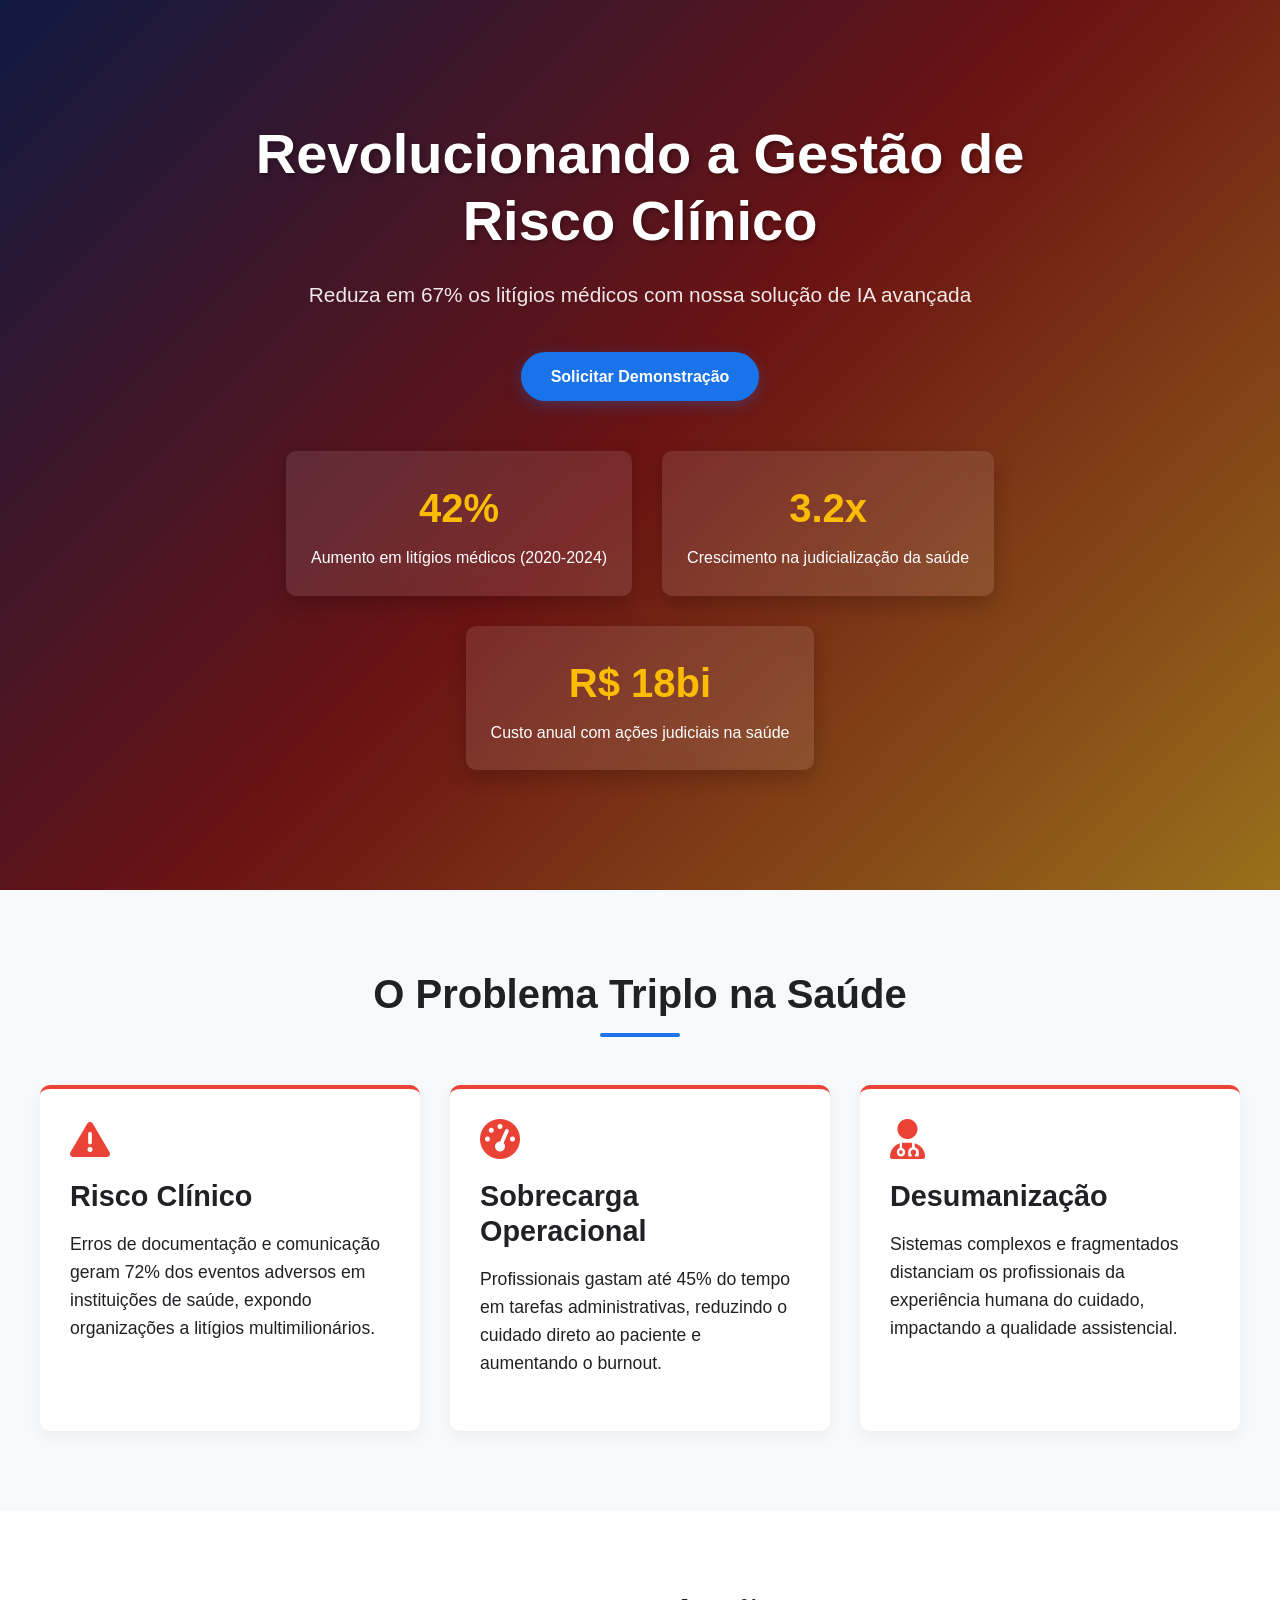
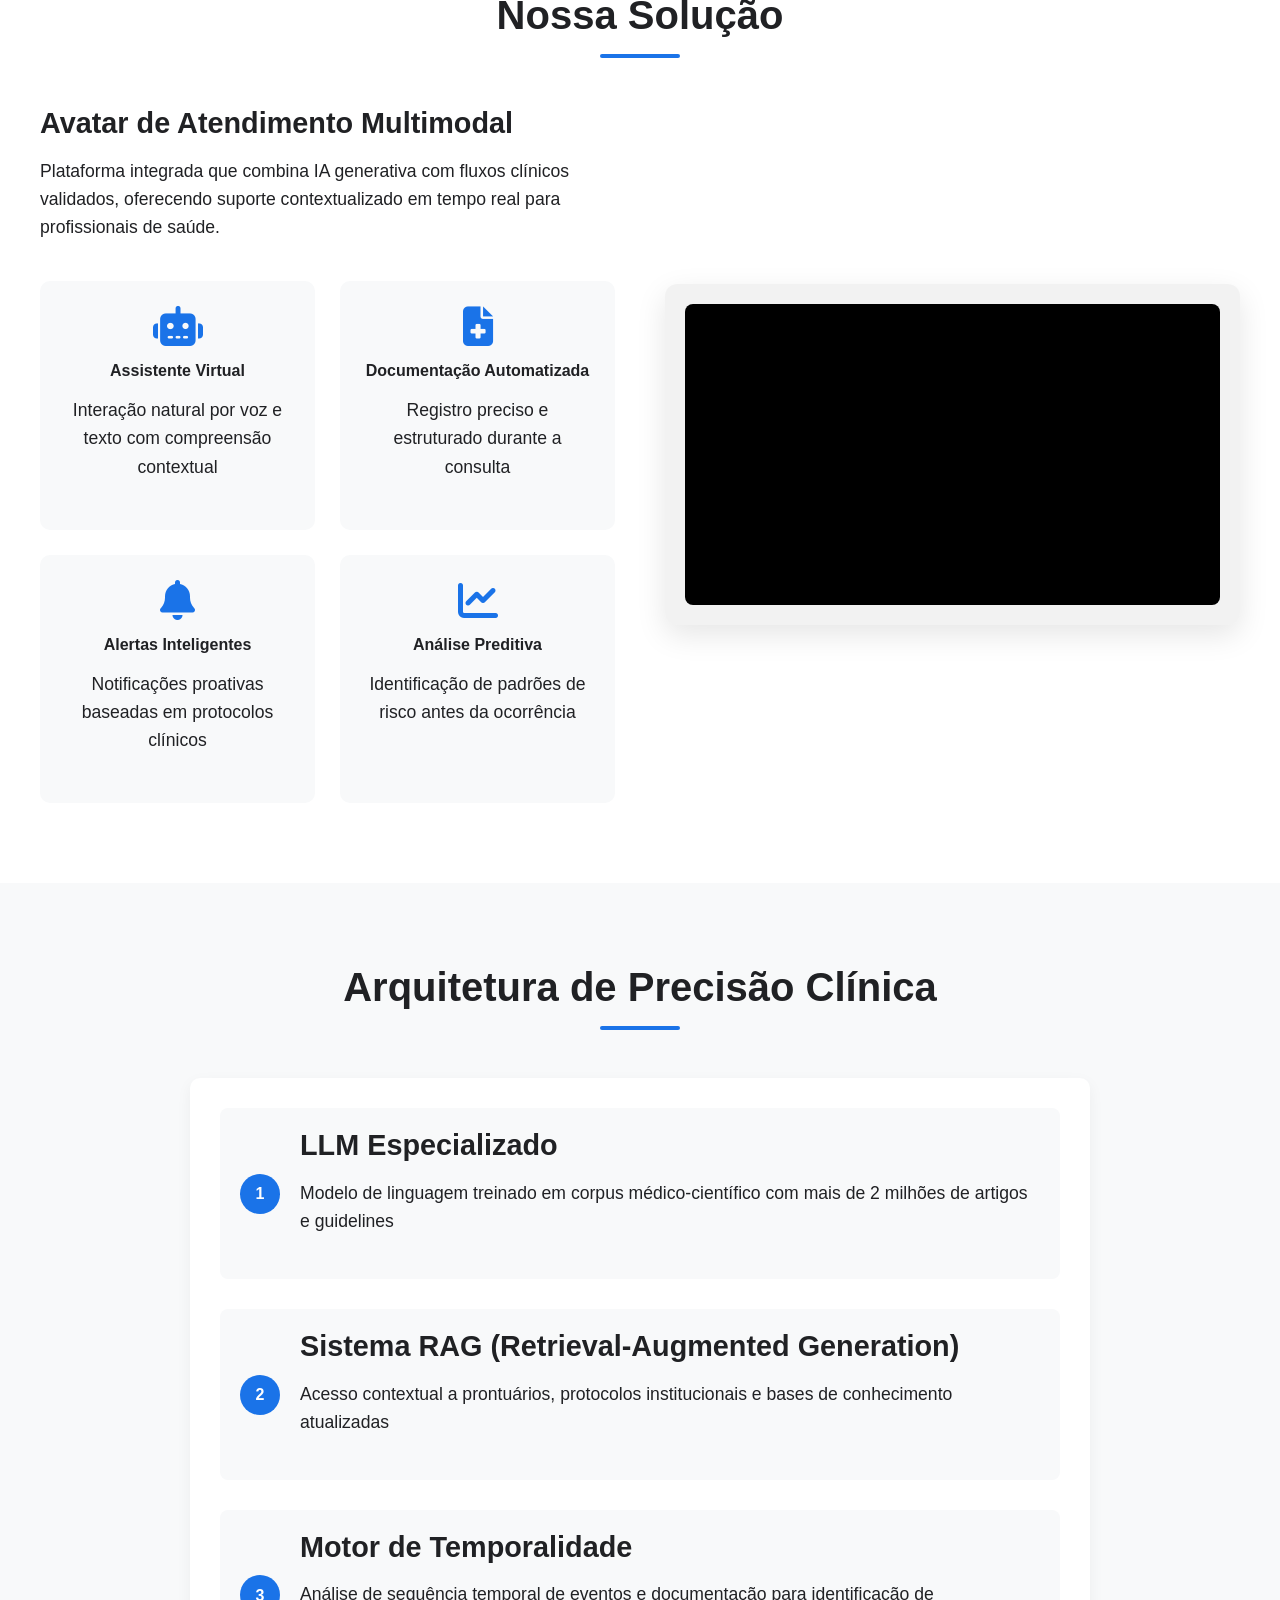
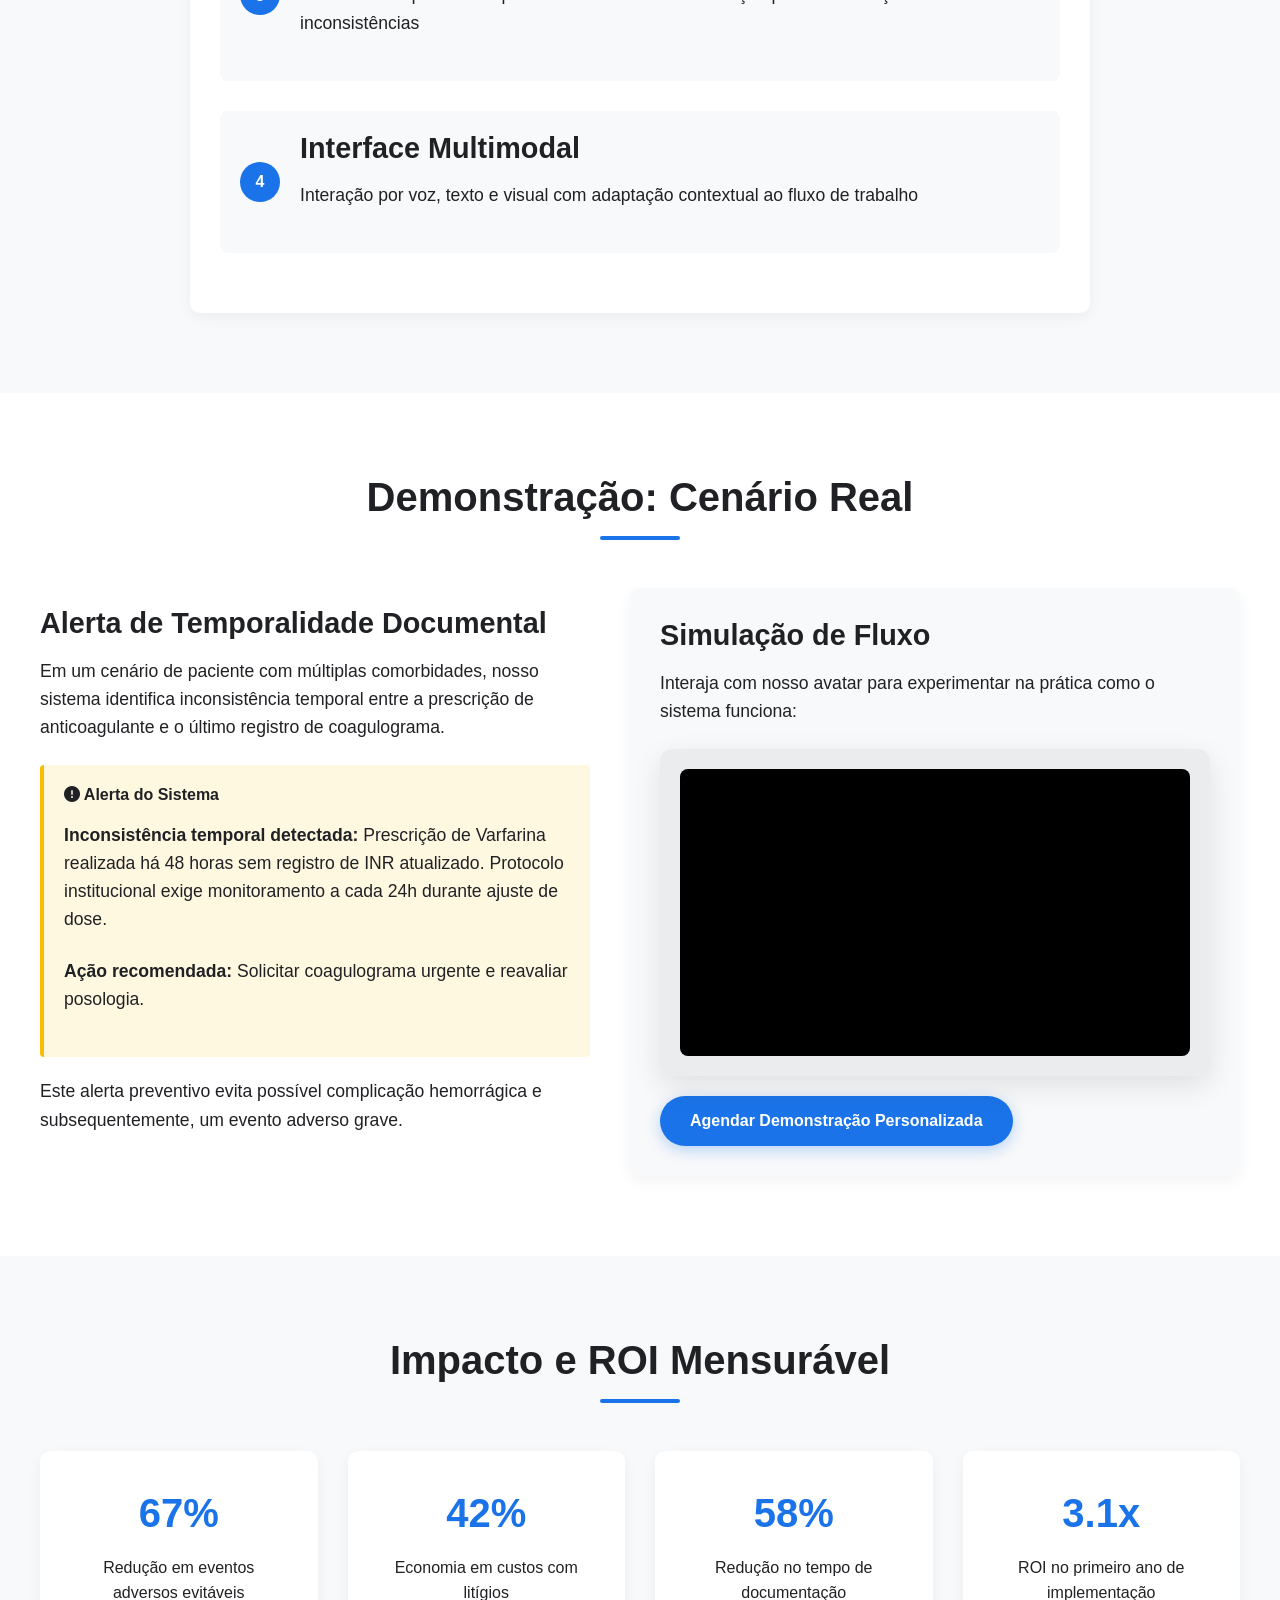
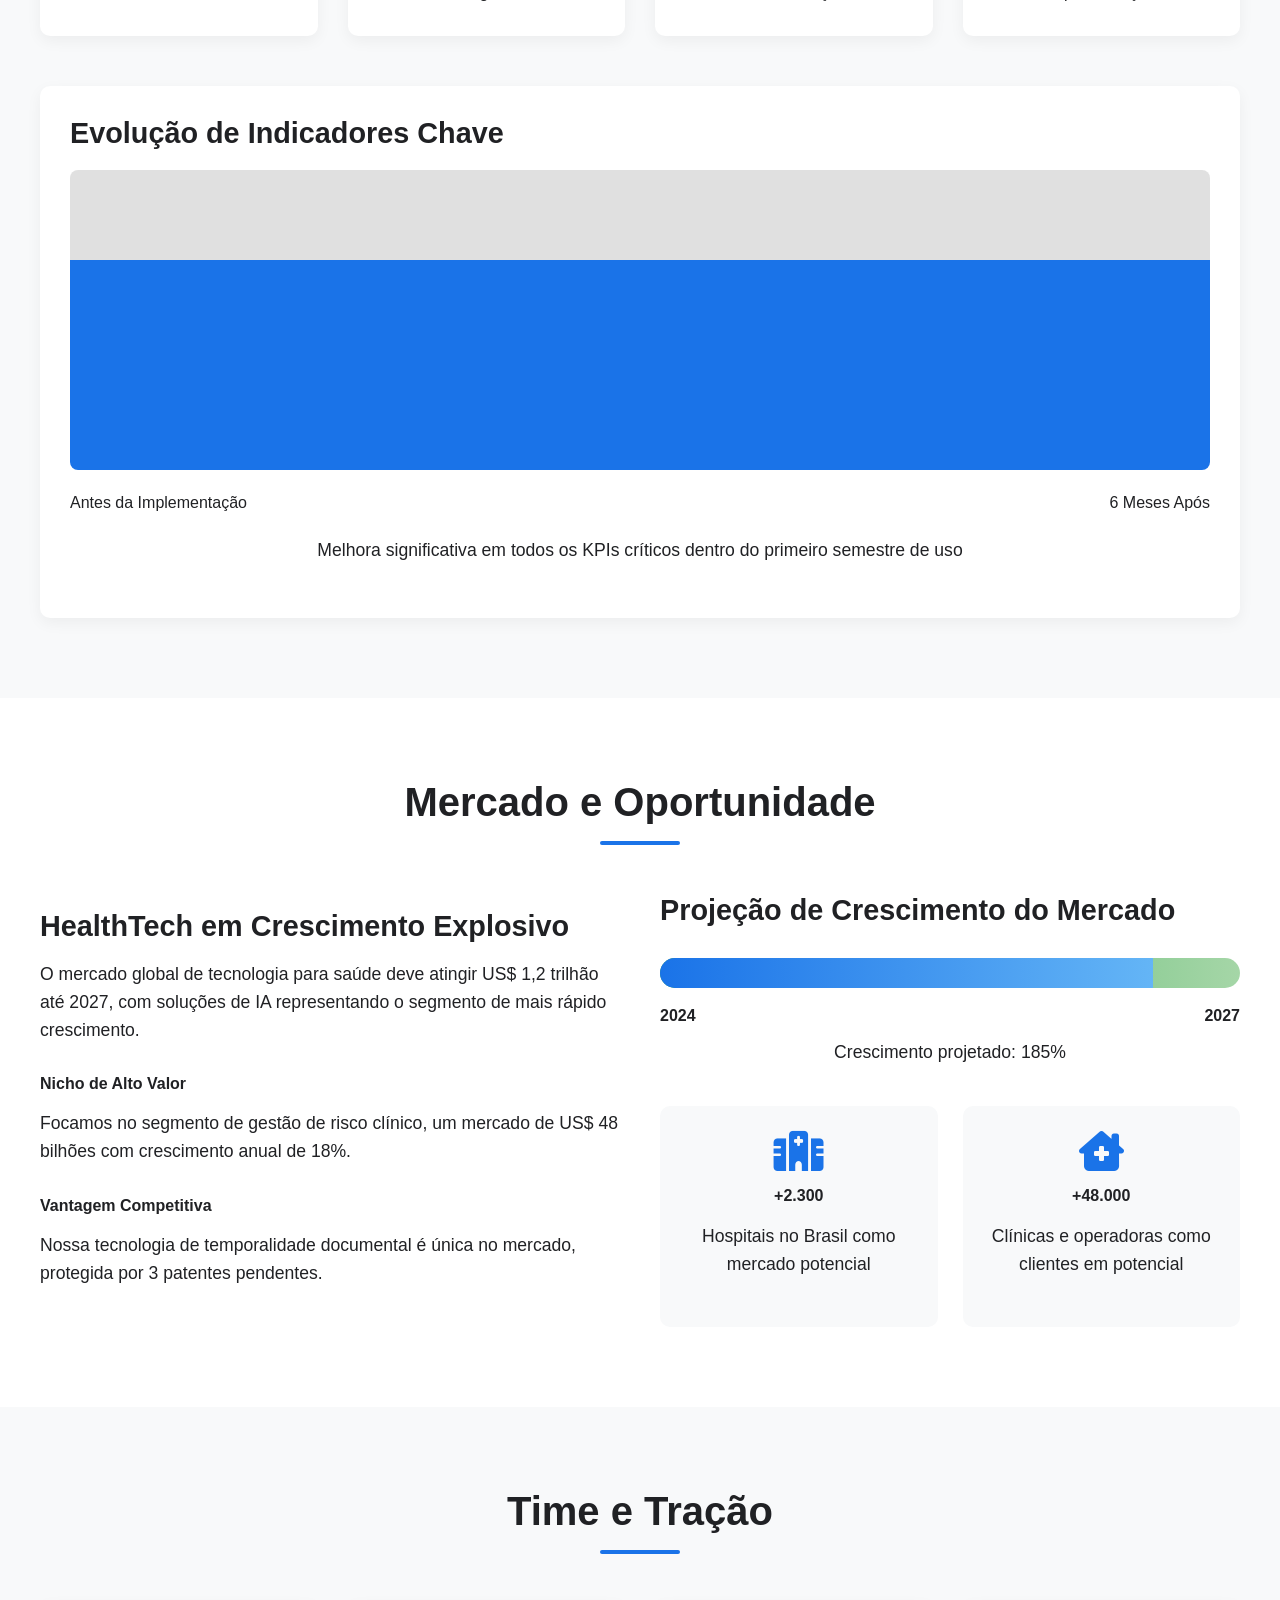
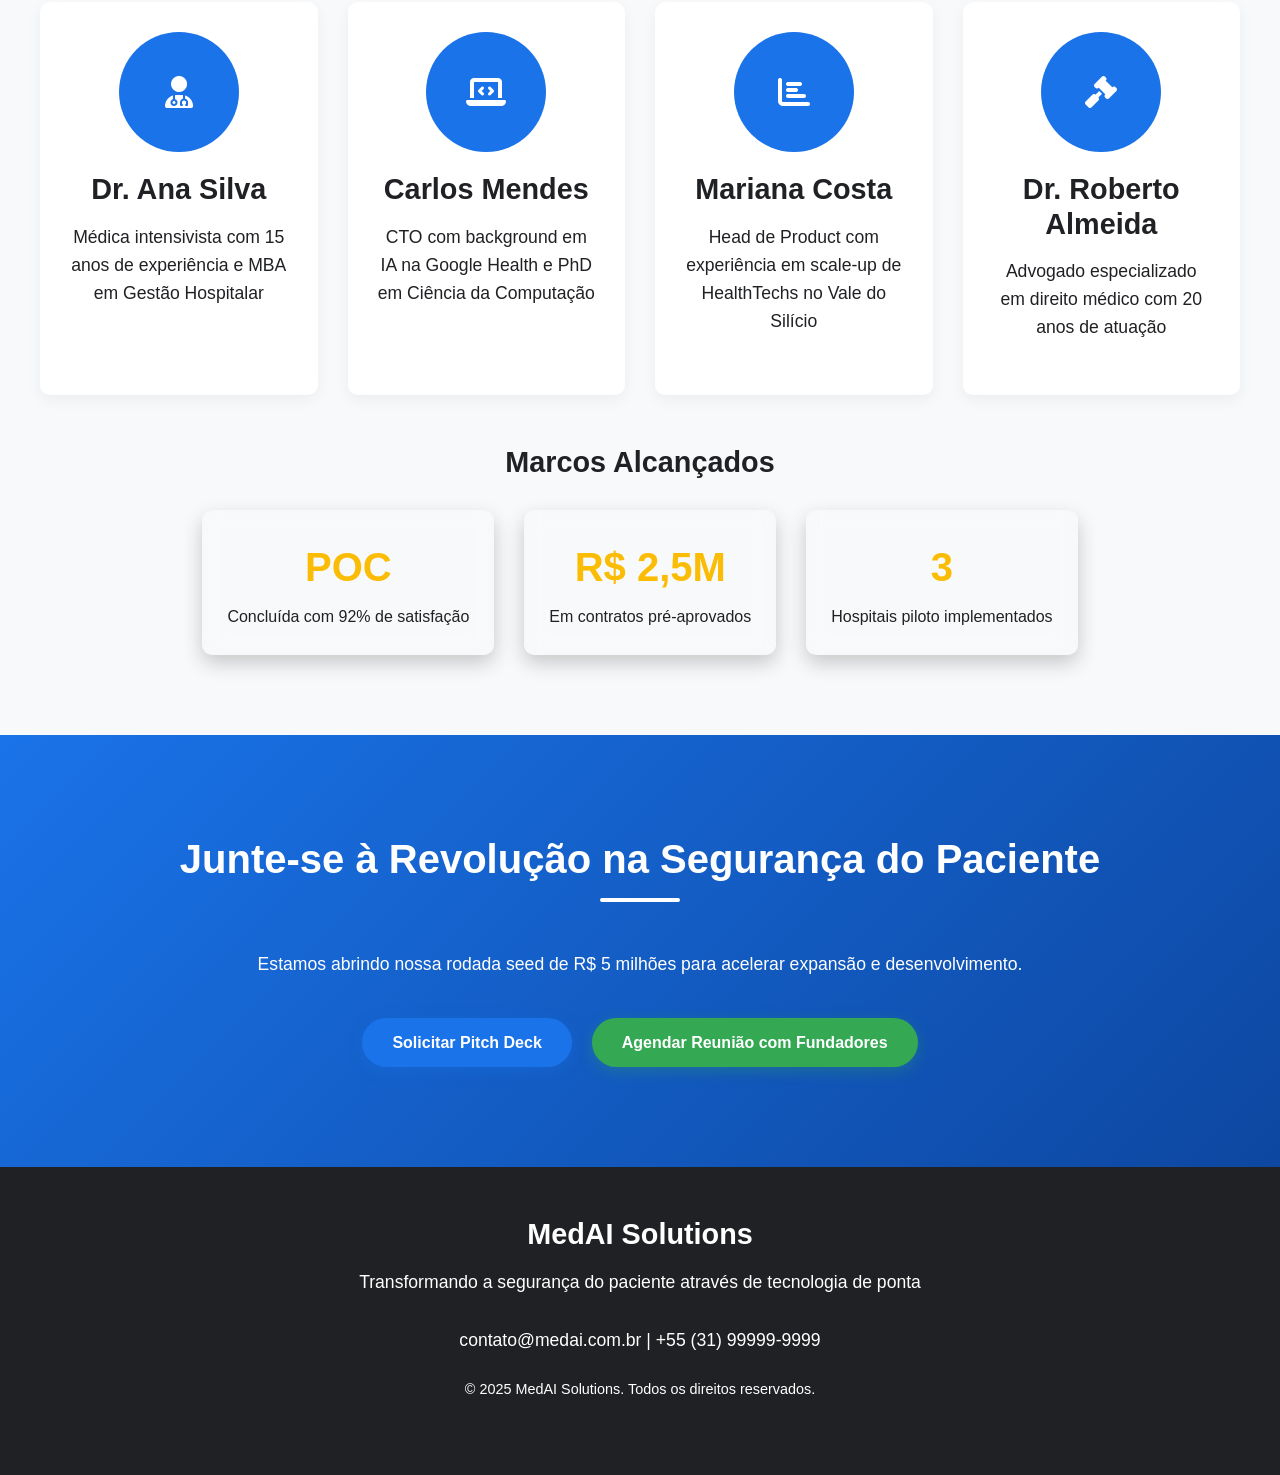
<file: SBIS/index2.html>
<!DOCTYPE html>
<html lang="pt-BR">
<head>
    <meta charset="UTF-8">
    <meta name="viewport" content="width=device-width, initial-scale=1.0">
    <title>MedAI - Solução Avançada em Gestão de Risco Clínico</title>
    <link rel="stylesheet" href="https://cdnjs.cloudflare.com/ajax/libs/font-awesome/6.4.0/css/all.min.css">
    <style>
        :root {
            --primary: #1a73e8;
            --primary-dark: #0d47a1;
            --secondary: #34a853;
            --accent: #fbbc05;
            --danger: #ea4335;
            --light: #f8f9fa;
            --dark: #202124;
            --gray: #5f6368;
            --transition: all 0.3s ease;
        }
        
        * {
            margin: 0;
            padding: 0;
            box-sizing: border-box;
        }

        html {
            scroll-behavior: smooth;
        }

        body {
            font-family: 'Segoe UI', Tahoma, Geneva, Verdana, sans-serif;
            color: var(--dark);
            line-height: 1.6;
            overflow-x: hidden;
        }

        section {
            padding: 80px 20px;
        }

        .container {
            max-width: 1200px;
            margin: 0 auto;
        }

        h1, h2, h3, h4 {
            margin-bottom: 1rem;
            line-height: 1.2;
        }

        h1 {
            font-size: 3.5rem;
            font-weight: 700;
        }

        h2 {
            font-size: 2.5rem;
            text-align: center;
            margin-bottom: 3rem;
            position: relative;
        }

        h2:after {
            content: '';
            display: block;
            width: 80px;
            height: 4px;
            background: var(--primary);
            margin: 15px auto 0;
            border-radius: 2px;
        }

        h3 {
            font-size: 1.8rem;
        }

        p {
            margin-bottom: 1.5rem;
            font-size: 1.1rem;
        }

        .btn {
            display: inline-block;
            padding: 12px 30px;
            background: var(--primary);
            color: white;
            border: none;
            border-radius: 50px;
            font-size: 1rem;
            font-weight: 600;
            cursor: pointer;
            transition: var(--transition);
            text-decoration: none;
            box-shadow: 0 4px 15px rgba(26, 115, 232, 0.3);
        }

        .btn:hover {
            background: var(--primary-dark);
            transform: translateY(-3px);
            box-shadow: 0 6px 20px rgba(26, 115, 232, 0.4);
        }

        .btn-secondary {
            background: var(--secondary);
            box-shadow: 0 4px 15px rgba(52, 168, 83, 0.3);
        }

        .btn-secondary:hover {
            background: #2e8b47;
            box-shadow: 0 6px 20px rgba(52, 168, 83, 0.4);
        }

        /* Hero Section */
        .hero {
            background: linear-gradient(135deg, #1a2a6c, #b21f1f, #fdbb2d);
            color: white;
            text-align: center;
            padding: 120px 20px;
            position: relative;
            overflow: hidden;
        }

        .hero:before {
            content: '';
            position: absolute;
            top: 0;
            left: 0;
            width: 100%;
            height: 100%;
            background: rgba(0, 0, 0, 0.4);
            z-index: 1;
        }

        .hero-content {
            position: relative;
            z-index: 2;
            max-width: 900px;
            margin: 0 auto;
        }

        .hero h1 {
            margin-bottom: 1.5rem;
            text-shadow: 2px 2px 4px rgba(0, 0, 0, 0.3);
        }

        .hero p {
            font-size: 1.3rem;
            margin-bottom: 2.5rem;
            opacity: 0.9;
        }

        .stats {
            display: flex;
            justify-content: center;
            flex-wrap: wrap;
            gap: 30px;
            margin-top: 50px;
        }

        .stat {
            background: rgba(255, 255, 255, 0.1);
            backdrop-filter: blur(10px);
            padding: 25px;
            border-radius: 10px;
            min-width: 200px;
            box-shadow: 0 8px 20px rgba(0, 0, 0, 0.2);
        }

        .stat-number {
            font-size: 2.5rem;
            font-weight: 700;
            margin-bottom: 5px;
            color: var(--accent);
        }

        .stat-text {
            font-size: 1rem;
        }

        /* Problem Section */
        .problem {
            background: var(--light);
        }

        .problem-grid {
            display: grid;
            grid-template-columns: repeat(auto-fit, minmax(300px, 1fr));
            gap: 30px;
        }

        .problem-card {
            background: white;
            padding: 30px;
            border-radius: 10px;
            box-shadow: 0 5px 15px rgba(0, 0, 0, 0.05);
            transition: var(--transition);
            border-top: 4px solid var(--danger);
        }

        .problem-card:hover {
            transform: translateY(-10px);
            box-shadow: 0 15px 30px rgba(0, 0, 0, 0.1);
        }

        .problem-card i {
            font-size: 2.5rem;
            color: var(--danger);
            margin-bottom: 20px;
        }

        /* Solution Section */
        .solution {
            background: white;
        }

        .solution-content {
            display: flex;
            flex-wrap: wrap;
            gap: 50px;
            align-items: center;
        }

        .solution-text {
            flex: 1;
            min-width: 300px;
        }

        .solution-avatar {
            flex: 1;
            min-width: 300px;
        }

        .avatar-container {
            position: relative;
            width: 100%;
            max-width: 600px;
            margin: 0 auto;
            border-radius: 12px;
            overflow: hidden;
            box-shadow: 0 10px 30px rgba(0, 0, 0, 0.1);
            background-color: rgba(0, 0, 0, 0.05);
            padding: 20px;
        }

        .avatar-wrapper {
            position: relative;
            width: 100%;
            height: 0;
            padding-bottom: 56.25%; /* Proporção 16:9 */
            border-radius: 8px;
            overflow: hidden;
            background-color: #000;
        }

        .avatar-wrapper iframe {
            position: absolute;
            top: 0;
            left: 0;
            width: 100%;
            height: 100%;
            border: none;
        }

        .features-grid {
            display: grid;
            grid-template-columns: repeat(auto-fit, minmax(250px, 1fr));
            gap: 25px;
            margin-top: 40px;
        }

        .feature {
            background: var(--light);
            padding: 25px;
            border-radius: 10px;
            text-align: center;
            transition: var(--transition);
        }

        .feature:hover {
            transform: translateY(-5px);
            box-shadow: 0 10px 20px rgba(0, 0, 0, 0.1);
        }

        .feature i {
            font-size: 2.5rem;
            color: var(--primary);
            margin-bottom: 15px;
        }

        /* Architecture Section */
        .architecture {
            background: var(--light);
        }

        .architecture-diagram {
            max-width: 900px;
            margin: 0 auto;
            background: white;
            padding: 30px;
            border-radius: 10px;
            box-shadow: 0 5px 15px rgba(0, 0, 0, 0.05);
        }

        .diagram-step {
            display: flex;
            align-items: center;
            margin-bottom: 30px;
            padding: 20px;
            border-radius: 8px;
            background: #f8f9fa;
        }

        .step-number {
            background: var(--primary);
            color: white;
            width: 40px;
            height: 40px;
            border-radius: 50%;
            display: flex;
            align-items: center;
            justify-content: center;
            font-weight: bold;
            margin-right: 20px;
            flex-shrink: 0;
        }

        /* Demo Section */
        .demo {
            background: white;
        }

        .demo-container {
            display: flex;
            flex-wrap: wrap;
            gap: 40px;
            align-items: center;
        }

        .demo-text {
            flex: 1;
            min-width: 300px;
        }

        .demo-visual {
            flex: 1;
            min-width: 300px;
            background: var(--light);
            padding: 30px;
            border-radius: 10px;
            box-shadow: 0 5px 15px rgba(0, 0, 0, 0.05);
        }

        .alert-box {
            background: #fff8e1;
            border-left: 4px solid var(--accent);
            padding: 20px;
            margin: 20px 0;
            border-radius: 4px;
        }

        /* Impact Section */
        .impact {
            background: var(--light);
        }

        .kpi-grid {
            display: grid;
            grid-template-columns: repeat(auto-fit, minmax(250px, 1fr));
            gap: 30px;
            margin-bottom: 50px;
        }

        .kpi-card {
            background: white;
            padding: 30px;
            border-radius: 10px;
            text-align: center;
            box-shadow: 0 5px 15px rgba(0, 0, 0, 0.05);
        }

        .kpi-value {
            font-size: 2.5rem;
            font-weight: 700;
            color: var(--primary);
            margin-bottom: 10px;
        }

        .chart-container {
            background: white;
            padding: 30px;
            border-radius: 10px;
            box-shadow: 0 5px 15px rgba(0, 0, 0, 0.05);
            margin-top: 30px;
        }

        .chart {
            height: 300px;
            background: linear-gradient(to top, var(--primary) 70%, #e0e0e0 70%);
            border-radius: 8px;
            position: relative;
            margin: 20px 0;
        }

        .chart-label {
            display: flex;
            justify-content: space-between;
            margin-top: 10px;
        }

        /* Market Section */
        .market {
            background: white;
        }

        .market-content {
            display: flex;
            flex-wrap: wrap;
            gap: 40px;
            align-items: center;
        }

        .market-text {
            flex: 1;
            min-width: 300px;
        }

        .market-chart {
            flex: 1;
            min-width: 300px;
        }

        .growth-bar {
            height: 30px;
            background: linear-gradient(to right, var(--secondary), #a5d6a7);
            border-radius: 15px;
            margin: 15px 0;
            position: relative;
            overflow: hidden;
        }

        .growth-bar:before {
            content: '';
            position: absolute;
            top: 0;
            left: 0;
            height: 100%;
            width: 85%;
            background: linear-gradient(to right, var(--primary), #64b5f6);
        }

        .growth-label {
            display: flex;
            justify-content: space-between;
            margin-top: 5px;
            font-weight: 600;
        }

        /* Team Section */
        .team {
            background: var(--light);
        }

        .team-grid {
            display: grid;
            grid-template-columns: repeat(auto-fit, minmax(250px, 1fr));
            gap: 30px;
        }

        .team-member {
            background: white;
            padding: 30px;
            border-radius: 10px;
            text-align: center;
            box-shadow: 0 5px 15px rgba(0, 0, 0, 0.05);
            transition: var(--transition);
        }

        .team-member:hover {
            transform: translateY(-10px);
            box-shadow: 0 15px 30px rgba(0, 0, 0, 0.1);
        }

        .member-photo {
            width: 120px;
            height: 120px;
            border-radius: 50%;
            background: var(--primary);
            margin: 0 auto 20px;
            display: flex;
            align-items: center;
            justify-content: center;
            color: white;
            font-size: 2rem;
        }

        /* CTA Section */
        .cta {
            background: linear-gradient(135deg, var(--primary), var(--primary-dark));
            color: white;
            text-align: center;
            padding: 100px 20px;
        }

        .cta h2 {
            color: white;
        }

        .cta h2:after {
            background: white;
        }

        .cta-buttons {
            display: flex;
            justify-content: center;
            gap: 20px;
            flex-wrap: wrap;
            margin-top: 40px;
        }

        /* Footer */
        footer {
            background: var(--dark);
            color: white;
            padding: 50px 20px;
            text-align: center;
        }

        .footer-content {
            max-width: 800px;
            margin: 0 auto;
        }

        /* Responsividade */
        @media (max-width: 768px) {
            h1 {
                font-size: 2.5rem;
            }
            
            h2 {
                font-size: 2rem;
            }
            
            .hero {
                padding: 80px 20px;
            }
            
            .stats {
                gap: 15px;
            }
            
            .stat {
                min-width: 150px;
                padding: 15px;
            }
            
            .stat-number {
                font-size: 2rem;
            }
        }
    </style>
</head>
<body>
    <!-- Hero Section -->
    <section class="hero" id="hero">
        <div class="hero-content">
            <h1>Revolucionando a Gestão de Risco Clínico</h1>
            <p>Reduza em 67% os litígios médicos com nossa solução de IA avançada</p>
            <a href="#demo" class="btn">Solicitar Demonstração</a>
            
            <div class="stats">
                <div class="stat">
                    <div class="stat-number">42%</div>
                    <div class="stat-text">Aumento em litígios médicos (2020-2024)</div>
                </div>
                <div class="stat">
                    <div class="stat-number">3.2x</div>
                    <div class="stat-text">Crescimento na judicialização da saúde</div>
                </div>
                <div class="stat">
                    <div class="stat-number">R$ 18bi</div>
                    <div class="stat-text">Custo anual com ações judiciais na saúde</div>
                </div>
            </div>
        </div>
    </section>

    <!-- Problem Section -->
    <section class="problem" id="problem">
        <div class="container">
            <h2>O Problema Triplo na Saúde</h2>
            <div class="problem-grid">
                <div class="problem-card">
                    <i class="fas fa-exclamation-triangle"></i>
                    <h3>Risco Clínico</h3>
                    <p>Erros de documentação e comunicação geram 72% dos eventos adversos em instituições de saúde, expondo organizações a litígios multimilionários.</p>
                </div>
                <div class="problem-card">
                    <i class="fas fa-tachometer-alt"></i>
                    <h3>Sobrecarga Operacional</h3>
                    <p>Profissionais gastam até 45% do tempo em tarefas administrativas, reduzindo o cuidado direto ao paciente e aumentando o burnout.</p>
                </div>
                <div class="problem-card">
                    <i class="fas fa-user-md"></i>
                    <h3>Desumanização</h3>
                    <p>Sistemas complexos e fragmentados distanciam os profissionais da experiência humana do cuidado, impactando a qualidade assistencial.</p>
                </div>
            </div>
        </div>
    </section>

    <!-- Solution Section -->
    <section class="solution" id="solution">
        <div class="container">
            <h2>Nossa Solução</h2>
            <div class="solution-content">
                <div class="solution-text">
                    <h3>Avatar de Atendimento Multimodal</h3>
                    <p>Plataforma integrada que combina IA generativa com fluxos clínicos validados, oferecendo suporte contextualizado em tempo real para profissionais de saúde.</p>
                    
                    <div class="features-grid">
                        <div class="feature">
                            <i class="fas fa-robot"></i>
                            <h4>Assistente Virtual</h4>
                            <p>Interação natural por voz e texto com compreensão contextual</p>
                        </div>
                        <div class="feature">
                            <i class="fas fa-file-medical"></i>
                            <h4>Documentação Automatizada</h4>
                            <p>Registro preciso e estruturado durante a consulta</p>
                        </div>
                        <div class="feature">
                            <i class="fas fa-bell"></i>
                            <h4>Alertas Inteligentes</h4>
                            <p>Notificações proativas baseadas em protocolos clínicos</p>
                        </div>
                        <div class="feature">
                            <i class="fas fa-chart-line"></i>
                            <h4>Análise Preditiva</h4>
                            <p>Identificação de padrões de risco antes da ocorrência</p>
                        </div>
                    </div>
                </div>
                <div class="solution-avatar">
                    <div class="avatar-container">
                        <div class="avatar-wrapper" id="avatar-wrapper">
                            <!-- Avatar será inserido aqui -->
                        </div>
                    </div>
                </div>
            </div>
        </div>
    </section>

    <!-- Architecture Section -->
    <section class="architecture" id="architecture">
        <div class="container">
            <h2>Arquitetura de Precisão Clínica</h2>
            <div class="architecture-diagram">
                <div class="diagram-step">
                    <div class="step-number">1</div>
                    <div>
                        <h3>LLM Especializado</h3>
                        <p>Modelo de linguagem treinado em corpus médico-científico com mais de 2 milhões de artigos e guidelines</p>
                    </div>
                </div>
                <div class="diagram-step">
                    <div class="step-number">2</div>
                    <div>
                        <h3>Sistema RAG (Retrieval-Augmented Generation)</h3>
                        <p>Acesso contextual a prontuários, protocolos institucionais e bases de conhecimento atualizadas</p>
                    </div>
                </div>
                <div class="diagram-step">
                    <div class="step-number">3</div>
                    <div>
                        <h3>Motor de Temporalidade</h3>
                        <p>Análise de sequência temporal de eventos e documentação para identificação de inconsistências</p>
                    </div>
                </div>
                <div class="diagram-step">
                    <div class="step-number">4</div>
                    <div>
                        <h3>Interface Multimodal</h3>
                        <p>Interação por voz, texto e visual com adaptação contextual ao fluxo de trabalho</p>
                    </div>
                </div>
            </div>
        </div>
    </section>

    <!-- Demo Section -->
    <section class="demo" id="demo">
        <div class="container">
            <h2>Demonstração: Cenário Real</h2>
            <div class="demo-container">
                <div class="demo-text">
                    <h3>Alerta de Temporalidade Documental</h3>
                    <p>Em um cenário de paciente com múltiplas comorbidades, nosso sistema identifica inconsistência temporal entre a prescrição de anticoagulante e o último registro de coagulograma.</p>
                    
                    <div class="alert-box">
                        <h4><i class="fas fa-exclamation-circle"></i> Alerta do Sistema</h4>
                        <p><strong>Inconsistência temporal detectada:</strong> Prescrição de Varfarina realizada há 48 horas sem registro de INR atualizado. Protocolo institucional exige monitoramento a cada 24h durante ajuste de dose.</p>
                        <p><strong>Ação recomendada:</strong> Solicitar coagulograma urgente e reavaliar posologia.</p>
                    </div>
                    
                    <p>Este alerta preventivo evita possível complicação hemorrágica e subsequentemente, um evento adverso grave.</p>
                </div>
                <div class="demo-visual">
                    <h3>Simulação de Fluxo</h3>
                    <p>Interaja com nosso avatar para experimentar na prática como o sistema funciona:</p>
                    
                    <div class="avatar-container" style="max-width: 100%;">
                        <div class="avatar-wrapper">
                            <!-- Avatar será inserido aqui -->
                        </div>
                    </div>
                    
                    <div style="margin-top: 20px;">
                        <a href="#contact" class="btn">Agendar Demonstração Personalizada</a>
                    </div>
                </div>
            </div>
        </div>
    </section>

    <!-- Impact Section -->
    <section class="impact" id="impact">
        <div class="container">
            <h2>Impacto e ROI Mensurável</h2>
            
            <div class="kpi-grid">
                <div class="kpi-card">
                    <div class="kpi-value">67%</div>
                    <div class="kpi-text">Redução em eventos adversos evitáveis</div>
                </div>
                <div class="kpi-card">
                    <div class="kpi-value">42%</div>
                    <div class="kpi-text">Economia em custos com litígios</div>
                </div>
                <div class="kpi-card">
                    <div class="kpi-value">58%</div>
                    <div class="kpi-text">Redução no tempo de documentação</div>
                </div>
                <div class="kpi-card">
                    <div class="kpi-value">3.1x</div>
                    <div class="kpi-text">ROI no primeiro ano de implementação</div>
                </div>
            </div>
            
            <div class="chart-container">
                <h3>Evolução de Indicadores Chave</h3>
                <div class="chart"></div>
                <div class="chart-label">
                    <span>Antes da Implementação</span>
                    <span>6 Meses Após</span>
                </div>
                <p style="text-align: center; margin-top: 20px;">Melhora significativa em todos os KPIs críticos dentro do primeiro semestre de uso</p>
            </div>
        </div>
    </section>

    <!-- Market Section -->
    <section class="market" id="market">
        <div class="container">
            <h2>Mercado e Oportunidade</h2>
            <div class="market-content">
                <div class="market-text">
                    <h3>HealthTech em Crescimento Explosivo</h3>
                    <p>O mercado global de tecnologia para saúde deve atingir US$ 1,2 trilhão até 2027, com soluções de IA representando o segmento de mais rápido crescimento.</p>
                    
                    <h4 style="margin-top: 30px;">Nicho de Alto Valor</h4>
                    <p>Focamos no segmento de gestão de risco clínico, um mercado de US$ 48 bilhões com crescimento anual de 18%.</p>
                    
                    <h4 style="margin-top: 30px;">Vantagem Competitiva</h4>
                    <p>Nossa tecnologia de temporalidade documental é única no mercado, protegida por 3 patentes pendentes.</p>
                </div>
                <div class="market-chart">
                    <h3>Projeção de Crescimento do Mercado</h3>
                    
                    <div style="margin: 30px 0;">
                        <div class="growth-bar"></div>
                        <div class="growth-label">
                            <span>2024</span>
                            <span>2027</span>
                        </div>
                        <p style="text-align: center; margin-top: 10px;">Crescimento projetado: 185%</p>
                    </div>
                    
                    <div class="features-grid">
                        <div class="feature">
                            <i class="fas fa-hospital"></i>
                            <h4>+2.300</h4>
                            <p>Hospitais no Brasil como mercado potencial</p>
                        </div>
                        <div class="feature">
                            <i class="fas fa-clinic-medical"></i>
                            <h4>+48.000</h4>
                            <p>Clínicas e operadoras como clientes em potencial</p>
                        </div>
                    </div>
                </div>
            </div>
        </div>
    </section>

    <!-- Team Section -->
    <section class="team" id="team">
        <div class="container">
            <h2>Time e Tração</h2>
            <div class="team-grid">
                <div class="team-member">
                    <div class="member-photo">
                        <i class="fas fa-user-md"></i>
                    </div>
                    <h3>Dr. Ana Silva</h3>
                    <p>Médica intensivista com 15 anos de experiência e MBA em Gestão Hospitalar</p>
                </div>
                <div class="team-member">
                    <div class="member-photo">
                        <i class="fas fa-laptop-code"></i>
                    </div>
                    <h3>Carlos Mendes</h3>
                    <p>CTO com background em IA na Google Health e PhD em Ciência da Computação</p>
                </div>
                <div class="team-member">
                    <div class="member-photo">
                        <i class="fas fa-chart-bar"></i>
                    </div>
                    <h3>Mariana Costa</h3>
                    <p>Head de Product com experiência em scale-up de HealthTechs no Vale do Silício</p>
                </div>
                <div class="team-member">
                    <div class="member-photo">
                        <i class="fas fa-gavel"></i>
                    </div>
                    <h3>Dr. Roberto Almeida</h3>
                    <p>Advogado especializado em direito médico com 20 anos de atuação</p>
                </div>
            </div>
            
            <div style="text-align: center; margin-top: 50px;">
                <h3>Marcos Alcançados</h3>
                <div class="stats" style="margin-top: 30px;">
                    <div class="stat">
                        <div class="stat-number">POC</div>
                        <div class="stat-text">Concluída com 92% de satisfação</div>
                    </div>
                    <div class="stat">
                        <div class="stat-number">R$ 2,5M</div>
                        <div class="stat-text">Em contratos pré-aprovados</div>
                    </div>
                    <div class="stat">
                        <div class="stat-number">3</div>
                        <div class="stat-text">Hospitais piloto implementados</div>
                    </div>
                </div>
            </div>
        </div>
    </section>

    <!-- CTA Section -->
    <section class="cta" id="cta">
        <div class="container">
            <h2>Junte-se à Revolução na Segurança do Paciente</h2>
            <p>Estamos abrindo nossa rodada seed de R$ 5 milhões para acelerar expansão e desenvolvimento.</p>
            
            <div class="cta-buttons">
                <a href="#contact" class="btn">Solicitar Pitch Deck</a>
                <a href="#demo" class="btn btn-secondary">Agendar Reunião com Fundadores</a>
            </div>
        </div>
    </section>

    <!-- Footer -->
    <footer>
        <div class="footer-content">
            <h3>MedAI Solutions</h3>
            <p>Transformando a segurança do paciente através de tecnologia de ponta</p>
            <p style="margin-top: 30px;">contato@medai.com.br | +55 (31) 99999-9999</p>
            <p style="margin-top: 20px; font-size: 0.9rem;">&copy; 2025 MedAI Solutions. Todos os direitos reservados.</p>
        </div>
    </footer>

    <script>
        // Script para integrar o avatar do Heygen
        !function(window) {
            const host = "https://labs.heygen.com";
            const url = host + "/guest/streaming-embed?share=eyJxdWFsaXR5IjoiaGlnaCIsImF2YXRhck5hbWUiOiJBbm5fRG9jdG9yX1N0YW5kaW5nMl9wdWJs%0D%0AaWMiLCJwcmV2aWV3SW1nIjoiaHR0cHM6Ly9maWxlczIuaGV5Z2VuLmFpL2F2YXRhci92My82OTlh%0D%0ANGMyOTk1OTE0ZDM5YjJjYjMxMWE5MzBkNzcyMF80NTU3MC9wcmV2aWV3X3RhbGtfMy53ZWJwIiwi%0D%0AbmVlZFJlbW92ZUJhY2tncm91bmQiOmZhbHNlLCJrbm93bGVkZ2VCYXNlSWQiOiI2NjNiNzk0NTQ4%0D%0ANTQ0MzgzYjVmZDcwYTRjMzQwMGRiOSIsInVzZXJuYW1lIjoiY2M5YTE0MTZkZWQzNGVlZWE4OGQz%0D%0AMDhlYmUyOGJjZTEifQ%3D%3D&inIFrame=1";
            
            // Inserir o avatar nas áreas designadas
            const avatarWrappers = document.querySelectorAll('.avatar-wrapper');
            
            avatarWrappers.forEach(wrapper => {
                const iframe = document.createElement("iframe");
                iframe.allowFullscreen = false;
                iframe.title = "Avatar Médico Virtual";
                iframe.role = "dialog";
                iframe.allow = "microphone";
                iframe.src = url;
                iframe.style.width = "100%";
                iframe.style.height = "100%";
                iframe.style.border = "none";
                
                wrapper.appendChild(iframe);
            });
            
            // Adicionar smooth scroll para links internos
            document.querySelectorAll('a[href^="#"]').forEach(anchor => {
                anchor.addEventListener('click', function (e) {
                    e.preventDefault();
                    
                    const targetId = this.getAttribute('href');
                    if (targetId === '#') return;
                    
                    const targetElement = document.querySelector(targetId);
                    if (targetElement) {
                        window.scrollTo({
                            top: targetElement.offsetTop - 80,
                            behavior: 'smooth'
                        });
                    }
                });
            });
            
        }(globalThis);
    </script>
</body>
</html>
</file>
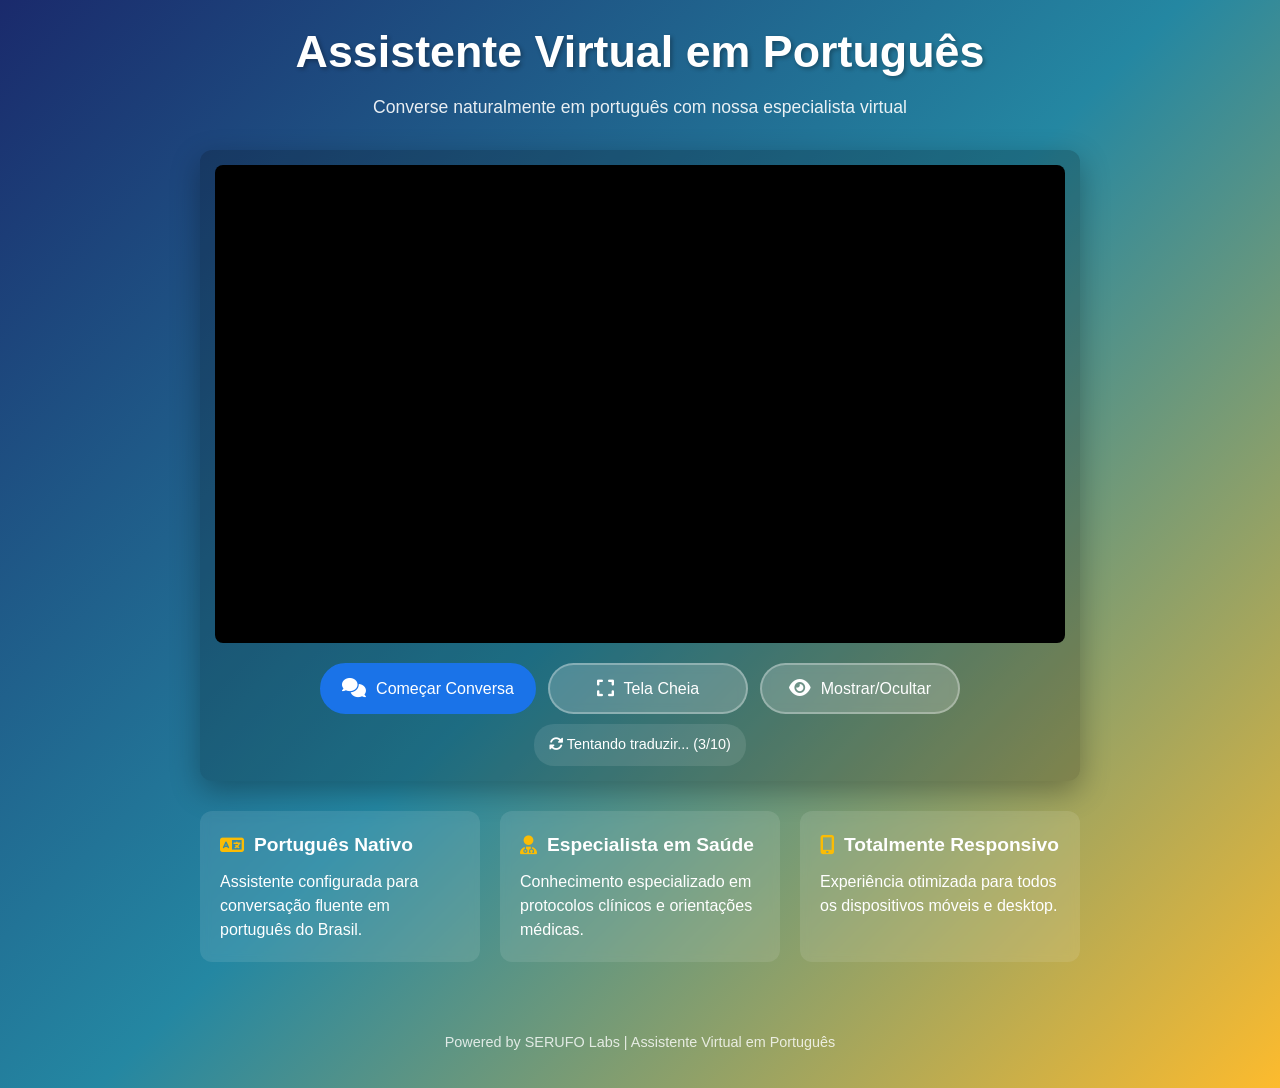
<file: SBIS/index3.html>
<!DOCTYPE html>
<html lang="pt-BR">
<head>
    <meta charset="UTF-8">
    <meta name="viewport" content="width=device-width, initial-scale=1.0">
    <title>Assistente Virtual - SBIS</title>
    <link rel="stylesheet" href="https://cdnjs.cloudflare.com/ajax/libs/font-awesome/6.4.0/css/all.min.css">
    <style>
        :root {
            --primary: #1a73e8;
            --primary-dark: #0d47a1;
            --secondary: #34a853;
            --accent: #fbbc05;
            --light: #f8f9fa;
            --dark: #202124;
        }
        
        * {
            margin: 0;
            padding: 0;
            box-sizing: border-box;
        }

        body {
            font-family: 'Segoe UI', Tahoma, Geneva, Verdana, sans-serif;
            background: linear-gradient(135deg, #1a2a6c, #2487a2, #fdbb2d);
            color: white;
            min-height: 100vh;
            display: flex;
            flex-direction: column;
            align-items: center;
            padding: 15px;
            overflow-x: hidden;
            line-height: 1.5;
        }

        .container {
            width: 100%;
            max-width: 100%;
            text-align: center;
            padding: 10px;
        }

        header {
            margin-bottom: 30px;
            padding: 0 10px;
        }

        h1 {
            font-size: 2rem;
            margin-bottom: 15px;
            text-shadow: 2px 2px 4px rgba(0, 0, 0, 0.3);
            line-height: 1.2;
        }

        .subtitle {
            font-size: 1rem;
            opacity: 0.9;
            margin: 0 auto 20px;
        }

        .avatar-section {
            width: 100%;
            margin: 0 auto 30px;
        }

        .avatar-container {
            position: relative;
            width: 100%;
            margin: 0 auto 20px;
            border-radius: 12px;
            overflow: hidden;
            box-shadow: 0 10px 30px rgba(0, 0, 0, 0.3);
            background-color: rgba(0, 0, 0, 0.2);
            padding: 15px;
        }

        .avatar-wrapper {
            position: relative;
            width: 100%;
            height: 0;
            padding-bottom: 75%;
            border-radius: 8px;
            overflow: hidden;
            background-color: #000;
        }

        .avatar-wrapper iframe {
            position: absolute;
            top: 0;
            left: 0;
            width: 100%;
            height: 100%;
            border: none;
        }

        .controls {
            display: flex;
            flex-direction: column;
            gap: 12px;
            margin-top: 20px;
            width: 100%;
        }

        button {
            background: rgba(255, 255, 255, 0.2);
            border: 2px solid rgba(255, 255, 255, 0.3);
            color: white;
            padding: 14px 20px;
            border-radius: 50px;
            font-size: 1rem;
            cursor: pointer;
            transition: all 0.3s ease;
            backdrop-filter: blur(5px);
            width: 100%;
            display: flex;
            align-items: center;
            justify-content: center;
            gap: 10px;
        }

        button i {
            font-size: 1.2rem;
        }

        button:hover {
            background: rgba(255, 255, 255, 0.3);
            transform: translateY(-2px);
        }

        .btn-primary {
            background: var(--primary);
            border-color: var(--primary);
        }

        .btn-primary:hover {
            background: var(--primary-dark);
            border-color: var(--primary-dark);
        }

        .features {
            display: grid;
            grid-template-columns: 1fr;
            gap: 20px;
            margin-top: 30px;
            width: 100%;
        }

        .feature {
            background: rgba(255, 255, 255, 0.1);
            padding: 20px;
            border-radius: 12px;
            backdrop-filter: blur(5px);
            transition: transform 0.3s ease;
            text-align: left;
        }

        .feature:hover {
            transform: translateY(-5px);
        }

        .feature h3 {
            margin-bottom: 10px;
            font-size: 1.2rem;
            display: flex;
            align-items: center;
            gap: 10px;
        }

        .feature h3 i {
            color: var(--accent);
        }

        footer {
            margin-top: 40px;
            padding: 20px;
            font-size: 0.9rem;
            opacity: 0.8;
            text-align: center;
            width: 100%;
        }

        /* Avatar Flutuante */
        #heygen-floating-avatar {
            z-index: 9999;
            position: fixed;
            right: 20px;
            bottom: 20px;
            width: 80px;
            height: 80px;
            border-radius: 50%;
            border: 2px solid #fff;
            box-shadow: 0px 8px 24px 0px rgba(0, 0, 0, 0.3);
            transition: all 0.3s ease;
            overflow: hidden;
            opacity: 0;
            visibility: hidden;
            background: #000;
        }

        #heygen-floating-avatar iframe {
            width: 100%;
            height: 100%;
            border: none;
        }

        #heygen-floating-avatar.expanded {
            width: 100%;
            height: 100%;
            border-radius: 0;
            right: 0;
            bottom: 0;
            z-index: 10000;
        }

        /* Fullscreen Mode */
        .fullscreen-avatar {
            position: fixed;
            top: 0;
            left: 0;
            width: 100%;
            height: 100%;
            z-index: 10000;
            background: #000;
            display: none;
        }

        .fullscreen-avatar iframe {
            width: 100%;
            height: 100%;
            border: none;
        }

        .close-fullscreen {
            position: absolute;
            top: 20px;
            right: 20px;
            background: rgba(255, 255, 255, 0.2);
            border: none;
            color: white;
            width: 50px;
            height: 50px;
            border-radius: 50%;
            font-size: 1.5rem;
            display: flex;
            align-items: center;
            justify-content: center;
            cursor: pointer;
            z-index: 10001;
            backdrop-filter: blur(5px);
        }

        /* Loading */
        .loading {
            display: flex;
            flex-direction: column;
            align-items: center;
            justify-content: center;
            gap: 15px;
            padding: 30px;
        }

        .spinner {
            width: 40px;
            height: 40px;
            border: 4px solid rgba(255, 255, 255, 0.3);
            border-top: 4px solid white;
            border-radius: 50%;
            animation: spin 1s linear infinite;
        }

        @keyframes spin {
            0% { transform: rotate(0deg); }
            100% { transform: rotate(360deg); }
        }

        /* Status da Tradução */
        .translation-status {
            background: rgba(255, 255, 255, 0.1);
            padding: 10px 15px;
            border-radius: 20px;
            font-size: 0.9rem;
            margin-top: 10px;
            display: inline-block;
        }

        /* Melhorias para telas maiores */
        @media (min-width: 768px) {
            .container {
                max-width: 700px;
            }
            
            h1 {
                font-size: 2.5rem;
            }
            
            .subtitle {
                font-size: 1.1rem;
            }
            
            .avatar-wrapper {
                padding-bottom: 56.25%;
            }
            
            .controls {
                flex-direction: row;
                justify-content: center;
            }
            
            button {
                width: auto;
                min-width: 200px;
            }
            
            .features {
                grid-template-columns: repeat(3, 1fr);
            }
            
            #heygen-floating-avatar {
                width: 100px;
                height: 100px;
            }
        }

        @media (min-width: 1024px) {
            .container {
                max-width: 900px;
            }
            
            h1 {
                font-size: 2.8rem;
            }
        }
    </style>
</head>
<body>
    <div class="container">
        <header>
            <h1>Assistente Virtual em Português</h1>
            <p class="subtitle">Converse naturalmente em português com nossa especialista virtual</p>
        </header>
        
        <div class="avatar-section">
            <div class="avatar-container">
                <div class="avatar-wrapper" id="avatar-wrapper">
                    <div class="loading" id="loading">
                        <div class="spinner"></div>
                        <p>Carregando assistente virtual...</p>
                    </div>
                </div>
                
                <div class="controls">
                    <button id="start-chat" class="btn-primary">
                        <i class="fas fa-comments"></i> Começar Conversa
                    </button>
                    <button id="fullscreen-btn">
                        <i class="fas fa-expand"></i> Tela Cheia
                    </button>
                    <button id="toggle-avatar">
                        <i class="fas fa-eye"></i> Mostrar/Ocultar
                    </button>
                </div>
                
                <div class="translation-status" id="translation-status">
                    <i class="fas fa-sync-alt"></i> Aguardando carregamento para traduzir...
                </div>
            </div>
        </div>
        
        <div class="features">
            <div class="feature">
                <h3><i class="fas fa-language"></i> Português Nativo</h3>
                <p>Assistente configurada para conversação fluente em português do Brasil.</p>
            </div>
            <div class="feature">
                <h3><i class="fas fa-user-md"></i> Especialista em Saúde</h3>
                <p>Conhecimento especializado em protocolos clínicos e orientações médicas.</p>
            </div>
            <div class="feature">
                <h3><i class="fas fa-mobile-alt"></i> Totalmente Responsivo</h3>
                <p>Experiência otimizada para todos os dispositivos móveis e desktop.</p>
            </div>
        </div>
    </div>
    
    <footer>
        <p>Powered by SERUFO Labs | Assistente Virtual em Português</p>
    </footer>

    <!-- Avatar Flutuante -->
    <div id="heygen-floating-avatar"></div>

    <!-- Fullscreen Avatar -->
    <div class="fullscreen-avatar" id="fullscreen-avatar">
        <button class="close-fullscreen" id="close-fullscreen">
            <i class="fas fa-times"></i>
        </button>
    </div>

    <script>
        // URL do avatar
        const avatarUrl = "https://labs.heygen.com/guest/streaming-embed?share=eyJxdWFsaXR5IjoiaGlnaCIsImF2YXRhck5hbWUiOiJKdWR5X0RvY3Rvcl9TaXR0aW5nMl9wdWJs%0D%0AaWMiLCJwcmV2aWV3SW1nIjoiaHR0cHM6Ly9maWxlczIuaGV5Z2VuLmFpL2F2YXRhci92My8wMjJj%0D%0AZGIxZjA3OTE0ZTc1ODg3YzY5M2YwYzVmOTdkZF80NTY1MC9wcmV2aWV3X3RhbGtfMS53ZWJwIiwi%0D%0AbmVlZFJlbW92ZUJhY2tncm91bmQiOmZhbHNlLCJrbm93bGVkZ2VCYXNlSWQiOiI2NjNiNzk0NTQ4%0D%0ANTQ0MzgzYjVmZDcwYTRjMzQwMGRiOSIsInVzZXJuYW1lIjoiY2M5YTE0MTZkZWQzNGVlZWE4OGQz%0D%0AMDhlYmUyOGJjZTEifQ%3D%3D&inIFrame=1";

        // Elementos DOM
        const avatarWrapper = document.getElementById('avatar-wrapper');
        const loadingElement = document.getElementById('loading');
        const translationStatus = document.getElementById('translation-status');
        const floatingAvatar = document.getElementById('heygen-floating-avatar');
        const fullscreenAvatar = document.getElementById('fullscreen-avatar');
        const closeFullscreenBtn = document.getElementById('close-fullscreen');

        // Estado da aplicação
        let isAvatarVisible = true;
        let isFloatingExpanded = false;
        let chatStarted = false;
        let translationAttempts = 0;
        const maxTranslationAttempts = 10;

        // Função para traduzir elementos dentro do iframe
        function translateIframeContent(iframe) {
            try {
                const iframeDoc = iframe.contentDocument || iframe.contentWindow.document;
                
                // Procurar por botões com texto "Chat Now"
                const buttons = iframeDoc.querySelectorAll('button, [class*="button"], [class*="btn"]');
                let foundChatNow = false;
                
                buttons.forEach(button => {
                    if (button.textContent && button.textContent.trim().toLowerCase().includes('chat now')) {
                        button.textContent = 'Começar Agora';
                        foundChatNow = true;
                        console.log('Botão "Chat Now" traduzido para "Começar Agora"');
                    }
                    
                    // Traduzir outros textos comuns
                    if (button.textContent && button.textContent.trim().toLowerCase().includes('start')) {
                        button.textContent = button.textContent.replace(/start/gi, 'Começar');
                    }
                    
                    if (button.textContent && button.textContent.trim().toLowerCase().includes('new chat')) {
                        button.textContent = button.textContent.replace(/new chat/gi, 'Nova Conversa');
                    }
                });
                
                // Procurar em spans, divs e outros elementos
                const textElements = iframeDoc.querySelectorAll('span, div, p, label, a');
                textElements.forEach(element => {
                    if (element.textContent && element.textContent.trim().toLowerCase() === 'chat now') {
                        element.textContent = 'Começar Agora';
                        foundChatNow = true;
                    }
                });
                
                if (foundChatNow) {
                    translationStatus.innerHTML = '<i class="fas fa-check-circle"></i> Tradução aplicada com sucesso!';
                    translationStatus.style.background = 'rgba(52, 168, 83, 0.3)';
                    return true;
                }
                
                return false;
            } catch (error) {
                console.log('Ainda não é possível acessar o conteúdo do iframe:', error.message);
                return false;
            }
        }

        // Observar mudanças no iframe para aplicar tradução
        function observeIframeForTranslation(iframe) {
            const observer = new MutationObserver(function(mutations) {
                mutations.forEach(function(mutation) {
                    if (mutation.type === 'childList' || mutation.type === 'subtree') {
                        const translated = translateIframeContent(iframe);
                        if (translated) {
                            observer.disconnect();
                        }
                    }
                });
            });

            // Tentar observar quando o conteúdo estiver pronto
            setTimeout(() => {
                try {
                    const iframeDoc = iframe.contentDocument || iframe.contentWindow.document;
                    observer.observe(iframeDoc.body, {
                        childList: true,
                        subtree: true,
                        characterData: true
                    });
                    
                    // Também tentar traduzir imediatamente
                    translateIframeContent(iframe);
                } catch (error) {
                    console.log('Ainda não é possível observar o iframe');
                }
            }, 1000);
        }

        // Tentativa periódica de tradução
        function attemptPeriodicTranslation(iframe) {
            const interval = setInterval(() => {
                if (translationAttempts >= maxTranslationAttempts) {
                    clearInterval(interval);
                    translationStatus.innerHTML = '<i class="fas fa-exclamation-triangle"></i> Não foi possível traduzir automaticamente';
                    translationStatus.style.background = 'rgba(234, 67, 53, 0.3)';
                    return;
                }
                
                translationAttempts++;
                translationStatus.innerHTML = `<i class="fas fa-sync-alt"></i> Tentando traduzir... (${translationAttempts}/${maxTranslationAttempts})`;
                
                const translated = translateIframeContent(iframe);
                if (translated) {
                    clearInterval(interval);
                }
            }, 1500);
        }

        // Criar iframe principal
        function createIframe() {
            const iframe = document.createElement("iframe");
            iframe.allowFullscreen = true;
            iframe.title = "Assistente Virtual em Português";
            iframe.role = "dialog";
            iframe.allow = "microphone; camera";
            iframe.src = avatarUrl;
            iframe.style.width = "100%";
            iframe.style.height = "100%";
            iframe.style.border = "none";
            
            // Quando o iframe carregar
            iframe.onload = function() {
                loadingElement.style.display = 'none';
                translationStatus.innerHTML = '<i class="fas fa-search"></i> Procurando elementos para traduzir...';
                
                // Iniciar observação e tentativas de tradução
                observeIframeForTranslation(iframe);
                attemptPeriodicTranslation(iframe);
                
                // Simular clique automático após 3 segundos
                setTimeout(() => {
                    if (!chatStarted) {
                        startChat();
                    }
                }, 3000);
            };
            
            return iframe;
        }

        // Função para iniciar a conversa
        function startChat() {
            chatStarted = true;
            document.getElementById('start-chat').innerHTML = '<i class="fas fa-comments"></i> Conversa Iniciada';
            document.getElementById('start-chat').style.background = 'var(--secondary)';
            document.getElementById('start-chat').style.borderColor = 'var(--secondary)';
        }

        // Adicionar iframes
        const mainIframe = createIframe();
        avatarWrapper.appendChild(mainIframe);

        const floatingIframe = createIframe();
        floatingAvatar.appendChild(floatingIframe);

        const fullscreenIframe = createIframe();
        fullscreenAvatar.appendChild(fullscreenIframe);

        // Event Listeners
        document.getElementById('start-chat').addEventListener('click', startChat);

        document.getElementById('toggle-avatar').addEventListener('click', function() {
            isAvatarVisible = !isAvatarVisible;
            
            if (isAvatarVisible) {
                avatarWrapper.style.display = "block";
                floatingAvatar.style.opacity = "0";
                floatingAvatar.style.visibility = "hidden";
                floatingAvatar.classList.remove('expanded');
                isFloatingExpanded = false;
            } else {
                avatarWrapper.style.display = "none";
                floatingAvatar.style.opacity = "1";
                floatingAvatar.style.visibility = "visible";
            }
        });

        document.getElementById('fullscreen-btn').addEventListener('click', function() {
            fullscreenAvatar.style.display = "block";
            document.body.style.overflow = "hidden";
            
            if (fullscreenAvatar.requestFullscreen) {
                fullscreenAvatar.requestFullscreen();
            } else if (fullscreenAvatar.webkitRequestFullscreen) {
                fullscreenAvatar.webkitRequestFullscreen();
            } else if (fullscreenAvatar.msRequestFullscreen) {
                fullscreenAvatar.msRequestFullscreen();
            }
        });

        closeFullscreenBtn.addEventListener('click', function() {
            fullscreenAvatar.style.display = "none";
            document.body.style.overflow = "auto";
            
            if (document.exitFullscreen) {
                document.exitFullscreen();
            } else if (document.webkitExitFullscreen) {
                document.webkitExitFullscreen();
            } else if (document.msExitFullscreen) {
                document.msExitFullscreen();
            }
        });

        floatingAvatar.addEventListener('click', function() {
            isFloatingExpanded = !isFloatingExpanded;
            floatingAvatar.classList.toggle('expanded', isFloatingExpanded);
        });

        document.addEventListener('keydown', function(e) {
            if (e.key === 'Escape') {
                fullscreenAvatar.style.display = "none";
                document.body.style.overflow = "auto";
            }
        });

        // Estado inicial
        avatarWrapper.style.display = "block";
        floatingAvatar.style.opacity = "0";
        floatingAvatar.style.visibility = "hidden";
    </script>
</body>
</html>
</file>
<file: aulas/styles.css>
/* ===== Reset & Base ===== */
*, *::before, *::after {
  box-sizing: border-box;
  margin: 0;
  padding: 0;
}

:root {
  --primary: #0d9488;
  --primary-dark: #0f766e;
  --primary-light: #14b8a6;
  --bg: #0f172a;
  --bg-card: #1e293b;
  --text: #f1f5f9;
  --text-muted: #94a3b8;
  --border: #334155;
  --navbar-h: 64px;
  --radius: 12px;
  --shadow: 0 10px 40px rgba(0, 0, 0, 0.35);
  --transition: 0.25s ease;
}

html {
  scroll-behavior: smooth;
  font-size: 16px;
}

body {
  font-family: 'Inter', system-ui, -apple-system, sans-serif;
  background: var(--bg);
  color: var(--text);
  line-height: 1.6;
  min-height: 100vh;
  overflow-x: hidden;
}

a {
  color: inherit;
  text-decoration: none;
}

img {
  max-width: 100%;
  display: block;
}

/* ===== Navbar ===== */
.navbar {
  position: fixed;
  top: 0;
  left: 0;
  right: 0;
  height: var(--navbar-h);
  background: rgba(15, 23, 42, 0.92);
  backdrop-filter: blur(12px);
  border-bottom: 1px solid var(--border);
  z-index: 1000;
  transition: background var(--transition);
}

.nav-container {
  max-width: 1440px;
  margin: 0 auto;
  padding: 0 1.25rem;
  height: 100%;
  display: flex;
  align-items: center;
  justify-content: space-between;
  gap: 1rem;
}

.nav-brand {
  display: flex;
  align-items: center;
  gap: 0.75rem;
  flex-shrink: 0;
}

.logo {
  display: flex;
  align-items: center;
  gap: 0.55rem;
  font-weight: 700;
  font-size: 1.1rem;
  white-space: nowrap;
  color: var(--text);
}

.logo-badge {
  width: 34px;
  height: 34px;
  border-radius: 10px;
  background: linear-gradient(135deg, var(--primary), var(--primary-dark));
  color: #ffffff;
  display: inline-flex;
  align-items: center;
  justify-content: center;
  flex-shrink: 0;
}

.nav-portfolio-link {
  font-size: 0.78rem;
  font-weight: 500;
  color: var(--text-muted);
  border: 1px solid var(--border);
  border-radius: 999px;
  padding: 0.25rem 0.65rem;
  white-space: nowrap;
  transition: all var(--transition);
}

.nav-portfolio-link:hover,
.nav-portfolio-link:focus-visible {
  color: var(--primary-light);
  border-color: var(--primary);
  background: rgba(20, 184, 166, 0.1);
}

.nav-links {
  display: flex;
  align-items: center;
  gap: 0.15rem;
  flex-wrap: nowrap;
}

.nav-link {
  padding: 0.45rem 0.65rem;
  font-size: 0.8rem;
  font-weight: 500;
  color: var(--text-muted);
  border-radius: 6px;
  transition: all var(--transition);
  white-space: nowrap;
  background: transparent;
  border: none;
  cursor: pointer;
  font-family: inherit;
}

.nav-link:hover,
.nav-link:focus-visible,
.nav-link.active {
  color: var(--text);
  background: rgba(20, 184, 166, 0.12);
}

.dropdown {
  position: relative;
}

.dropdown-btn {
  display: flex;
  align-items: center;
  gap: 0.25rem;
}

.chevron {
  font-size: 0.7rem;
  opacity: 0.7;
}

.dropdown-content {
  position: absolute;
  top: 100%;
  left: 0;
  min-width: 200px;
  background: var(--bg-card);
  border: 1px solid var(--border);
  border-radius: var(--radius);
  padding: 0.4rem;
  opacity: 0;
  visibility: hidden;
  transform: translateY(8px);
  transition: all var(--transition);
  box-shadow: var(--shadow);
  z-index: 100;
}

.dropdown:hover .dropdown-content,
.dropdown:focus-within .dropdown-content,
.dropdown.open .dropdown-content {
  opacity: 1;
  visibility: visible;
  transform: translateY(4px);
}

.dropdown-content a {
  display: block;
  padding: 0.55rem 0.85rem;
  font-size: 0.85rem;
  color: var(--text-muted);
  border-radius: 6px;
  transition: all var(--transition);
}

.dropdown-content a:hover,
.dropdown-content a:focus-visible {
  background: rgba(20, 184, 166, 0.15);
  color: var(--primary-light);
}

.menu-toggle {
  display: none;
  flex-direction: column;
  gap: 5px;
  background: none;
  border: none;
  cursor: pointer;
  padding: 6px;
}

.menu-toggle span {
  display: block;
  width: 22px;
  height: 2px;
  background: var(--text);
  border-radius: 2px;
  transition: var(--transition);
}

/* ===== Pages ===== */
.page {
  display: none;
  min-height: calc(100vh - var(--navbar-h));
  padding-top: var(--navbar-h);
  animation: fadeIn 0.35s ease;
}

.page.active {
  display: block;
}

@keyframes fadeIn {
  from { opacity: 0; transform: translateY(12px); }
  to { opacity: 1; transform: translateY(0); }
}

/* ===== Hero ===== */
.hero {
  position: relative;
  min-height: 420px;
  display: flex;
  align-items: center;
  justify-content: center;
  text-align: center;
  background-size: cover;
  background-position: center;
  overflow: hidden;
}

.hero-home {
  background: linear-gradient(135deg, #0f172a 0%, #1e293b 50%, #0f766e 100%);
  min-height: 520px;
}

.hero-algo { background: linear-gradient(135deg, #1e3a5f 0%, #0f172a 100%); }
.hero-so { background: linear-gradient(135deg, #064e3b 0%, #0f172a 100%); }
.hero-jogos { background: linear-gradient(135deg, #312e81 0%, #0f172a 100%); }
.hero-intro { background: linear-gradient(135deg, #4c1d95 0%, #0f172a 100%); }
.hero-mobile { background: linear-gradient(135deg, #831843 0%, #0f172a 100%); }
.hero-outros { background: linear-gradient(135deg, #78350f 0%, #0f172a 100%); min-height: 320px; }

.hero-material {
  background: linear-gradient(135deg, #1e293b 0%, #0f172a 100%);
  min-height: 280px;
}

.hero-material-jogos {
  background: linear-gradient(135deg, #1e3a5f 0%, #0f172a 100%);
  min-height: 280px;
}

.hero-overlay {
  position: absolute;
  inset: 0;
  background: rgba(15, 23, 42, 0.55);
}

.hero-content {
  position: relative;
  z-index: 1;
  padding: 2rem 1.5rem;
  max-width: 900px;
}

.hero-subtitle {
  font-size: 1.1rem;
  font-weight: 600;
  letter-spacing: 0.25em;
  text-transform: uppercase;
  color: var(--primary-light);
  margin-bottom: 0.75rem;
}

.hero-title {
  font-size: clamp(2rem, 6vw, 3.5rem);
  font-weight: 800;
  letter-spacing: 0.04em;
  line-height: 1.15;
  margin-bottom: 0.5rem;
}

.hero-name {
  font-size: clamp(1.25rem, 3.5vw, 2rem);
  font-weight: 500;
  letter-spacing: 0.12em;
  color: var(--text-muted);
  margin-top: 0.5rem;
}

.hero-line {
  width: 120px;
  height: 4px;
  background: var(--primary);
  margin: 1rem auto 0;
  border-radius: 2px;
}

/* ===== Layout ===== */
.container {
  max-width: 1100px;
  margin: 0 auto;
  padding: 0 1.5rem;
}

.section {
  padding: 3.5rem 0 4.5rem;
}

.section-title {
  font-size: 1.75rem;
  font-weight: 700;
  margin-bottom: 1.75rem;
  text-align: center;
}

/* ===== Intro Cards ===== */
.intro-grid {
  display: grid;
  grid-template-columns: repeat(auto-fit, minmax(240px, 1fr));
  gap: 1.5rem;
  margin-bottom: 4rem;
}

.intro-card {
  background: var(--bg-card);
  border: 1px solid var(--border);
  border-radius: var(--radius);
  padding: 1.75rem;
  text-align: center;
  transition: transform var(--transition), border-color var(--transition);
}

.intro-card:hover {
  transform: translateY(-4px);
  border-color: var(--primary);
}

.card-icon {
  font-size: 2.25rem;
  margin-bottom: 0.85rem;
}

.intro-card h3 {
  font-size: 1.1rem;
  margin-bottom: 0.5rem;
}

.intro-card p {
  font-size: 0.9rem;
  color: var(--text-muted);
}

/* ===== Course Grid ===== */
.course-grid {
  display: grid;
  grid-template-columns: repeat(auto-fit, minmax(280px, 1fr));
  gap: 1.5rem;
}

.course-card {
  position: relative;
  border-radius: var(--radius);
  overflow: hidden;
  height: 180px;
  display: flex;
  align-items: flex-end;
  border: 1px solid var(--border);
  transition: transform var(--transition), box-shadow var(--transition);
}

.course-card:hover {
  transform: translateY(-6px);
  box-shadow: 0 16px 40px rgba(0, 0, 0, 0.4);
}

.course-card-bg {
  position: absolute;
  inset: 0;
  transition: transform 0.4s ease;
}

.course-card:hover .course-card-bg {
  transform: scale(1.06);
}

.course-card-bg.algo { background: linear-gradient(135deg, #1e3a5f, #0f172a); }
.course-card-bg.so { background: linear-gradient(135deg, #064e3b, #0f172a); }
.course-card-bg.jogos { background: linear-gradient(135deg, #312e81, #0f172a); }
.course-card-bg.intro { background: linear-gradient(135deg, #4c1d95, #0f172a); }
.course-card-bg.mobile { background: linear-gradient(135deg, #831843, #0f172a); }
.course-card-bg.outros { background: linear-gradient(135deg, #78350f, #0f172a); }

.course-card-content {
  position: relative;
  z-index: 1;
  padding: 1.25rem 1.35rem;
  width: 100%;
  background: linear-gradient(to top, rgba(0, 0, 0, 0.85), transparent);
}

.course-card-content h3 {
  font-size: 1.05rem;
  font-weight: 600;
  margin-bottom: 0.35rem;
}

.course-link {
  font-size: 0.85rem;
  color: var(--primary-light);
  font-weight: 500;
}

/* ===== Content Box ===== */
.content-box {
  background: var(--bg-card);
  border: 1px solid var(--border);
  border-radius: var(--radius);
  padding: 2.25rem;
  max-width: 720px;
  margin: 0 auto;
}

.content-box h2 {
  font-size: 1.5rem;
  margin-bottom: 1rem;
}

.content-box p {
  color: var(--text-muted);
  margin-bottom: 1.5rem;
}

.action-buttons {
  display: flex;
  flex-wrap: wrap;
  gap: 0.75rem;
}

/* ===== Buttons ===== */
.btn {
  display: inline-flex;
  align-items: center;
  justify-content: center;
  padding: 0.7rem 1.35rem;
  font-size: 0.9rem;
  font-weight: 600;
  border-radius: 8px;
  border: none;
  cursor: pointer;
  transition: all var(--transition);
  font-family: inherit;
}

.btn-primary {
  background: var(--primary);
  color: #ffffff;
}

.btn-primary:hover {
  background: var(--primary-dark);
  transform: translateY(-2px);
}

.btn-secondary {
  background: transparent;
  color: var(--text);
  border: 1px solid var(--border);
}

.btn-secondary:hover {
  border-color: var(--primary);
  color: var(--primary-light);
}

.btn-sm {
  padding: 0.45rem 0.75rem;
  font-size: 0.8rem;
}

/* ===== Material / Slides ===== */
.material-card {
  max-width: 800px;
  margin: 0 auto;
}

.slides-embed {
  background: var(--bg-card);
  border: 1px solid var(--border);
  border-radius: var(--radius);
  overflow: hidden;
}

.slides-placeholder {
  padding: 3.5rem 2rem;
  text-align: center;
}

.slides-icon {
  font-size: 3.5rem;
  margin-bottom: 1rem;
}

.slides-placeholder h3 {
  font-size: 1.4rem;
  margin-bottom: 0.35rem;
}

.slides-placeholder p {
  color: var(--text-muted);
  margin-bottom: 1.5rem;
}

.note {
  font-size: 0.8rem !important;
  margin-top: 1.25rem !important;
  opacity: 0.7;
}

/* ===== Catálogo do Google Drive (Outros) ===== */
.pdf-toolbar {
  display: flex;
  flex-wrap: wrap;
  gap: 1rem;
  align-items: flex-end;
  margin-bottom: 1.5rem;
  background: var(--bg-card);
  border: 1px solid var(--border);
  border-radius: var(--radius);
  padding: 1.25rem 1.5rem;
}

.search-box {
  position: relative;
  flex: 1;
  min-width: 220px;
}

.search-box input {
  width: 100%;
  padding: 0.7rem 1rem 0.7rem 2.5rem;
  background: var(--bg);
  border: 1px solid var(--border);
  border-radius: 8px;
  color: var(--text);
  font-size: 0.95rem;
  font-family: inherit;
  outline: none;
  transition: border-color var(--transition);
}

.search-box input:focus {
  border-color: var(--primary);
}

.search-box input::placeholder {
  color: var(--text-muted);
}

.search-icon {
  position: absolute;
  left: 0.85rem;
  top: 50%;
  transform: translateY(-50%);
  font-size: 0.9rem;
  opacity: 0.6;
  pointer-events: none;
}

.filter-group {
  display: flex;
  flex-direction: column;
  gap: 0.35rem;
}

.filter-group label {
  font-size: 0.8rem;
  color: var(--text-muted);
}

.filter-group select {
  padding: 0.65rem 1rem;
  background: var(--bg);
  border: 1px solid var(--border);
  border-radius: 8px;
  color: var(--text);
  font-size: 0.9rem;
  font-family: inherit;
  cursor: pointer;
  min-width: 220px;
}

.pdf-toolbar .btn {
  white-space: nowrap;
  align-self: flex-end;
}

.pdf-status {
  font-size: 0.85rem;
  color: var(--text-muted);
  margin: -0.5rem 0 1rem;
  min-height: 1.2em;
}

.pdf-status.error {
  color: #f87171;
}

.pdf-count {
  font-size: 0.9rem;
  color: var(--text-muted);
  margin-bottom: 1.25rem;
}

.pdf-loading {
  text-align: center;
  padding: 2rem;
  color: var(--text-muted);
}

.pdf-empty {
  text-align: center;
  padding: 3.5rem 1.5rem;
  color: var(--text-muted);
  background: var(--bg-card);
  border: 1px solid var(--border);
  border-radius: var(--radius);
}

.pdf-empty h3 {
  color: var(--text);
  margin-bottom: 0.5rem;
}

.empty-icon {
  font-size: 3rem;
  margin-bottom: 0.75rem;
  opacity: 0.75;
}

.pdf-tree {
  display: flex;
  flex-direction: column;
  gap: 1.25rem;
}

.folder-block {
  background: var(--bg-card);
  border: 1px solid var(--border);
  border-radius: var(--radius);
  overflow: hidden;
}

.folder-header {
  display: flex;
  align-items: center;
  gap: 0.85rem;
  padding: 1rem 1.25rem;
  background: rgba(0, 0, 0, 0.25);
  border-bottom: 1px solid var(--border);
}

.folder-icon {
  font-size: 1.4rem;
  line-height: 1;
}

.folder-name {
  font-size: 1.05rem;
  font-weight: 600;
  margin: 0;
}

.folder-path {
  font-size: 0.75rem;
  color: var(--text-muted);
  font-family: 'JetBrains Mono', monospace;
}

.folder-count {
  margin-left: auto;
  background: rgba(13, 148, 136, 0.2);
  color: var(--primary-light);
  font-size: 0.8rem;
  font-weight: 600;
  padding: 0.2rem 0.55rem;
  border-radius: 999px;
  min-width: 1.75rem;
  text-align: center;
}

.pdf-cards {
  display: grid;
  grid-template-columns: repeat(auto-fill, minmax(215px, 1fr));
  gap: 1rem;
  padding: 1rem;
}

.pdf-card-thumb {
  background: var(--bg);
  border: 1px solid var(--border);
  border-radius: 10px;
  overflow: hidden;
  display: flex;
  flex-direction: column;
  transition: transform var(--transition), border-color var(--transition), box-shadow var(--transition);
}

.pdf-card-thumb:hover {
  transform: translateY(-3px);
  border-color: var(--primary);
  box-shadow: 0 10px 28px rgba(0, 0, 0, 0.35);
}

.thumb-wrap {
  position: relative;
  aspect-ratio: 3 / 4;
  background: #0b1220;
  display: flex;
  align-items: center;
  justify-content: center;
  overflow: hidden;
  border-bottom: 1px solid var(--border);
}

.thumb-wrap .thumb {
  width: 100%;
  height: 100%;
  object-fit: cover;
  object-position: top center;
  display: block;
}

.thumb-placeholder {
  display: flex;
  flex-direction: column;
  align-items: center;
  justify-content: center;
  gap: 0.4rem;
  color: var(--text-muted);
  width: 100%;
  height: 100%;
  font-size: 2.25rem;
}

.thumb-placeholder small {
  font-size: 0.75rem;
  font-weight: 600;
  letter-spacing: 0.05em;
  text-transform: uppercase;
  opacity: 0.8;
}

.file-type-badge {
  position: absolute;
  top: 0.5rem;
  right: 0.5rem;
  z-index: 2;
  font-size: 0.68rem;
  font-weight: 700;
  letter-spacing: 0.04em;
  text-transform: uppercase;
  padding: 0.2rem 0.5rem;
  border-radius: 6px;
  backdrop-filter: blur(6px);
  border: 1px solid rgba(255, 255, 255, 0.14);
}

.file-type-badge.type-pdf { background: rgba(220, 38, 38, 0.88); color: #fff; }
.file-type-badge.type-slides { background: rgba(217, 119, 6, 0.9); color: #fff; }
.file-type-badge.type-doc { background: rgba(37, 99, 235, 0.9); color: #fff; }
.file-type-badge.type-sheet { background: rgba(5, 150, 105, 0.9); color: #fff; }
.file-type-badge.type-image { background: rgba(124, 58, 237, 0.9); color: #fff; }
.file-type-badge.type-video { background: rgba(219, 39, 119, 0.9); color: #fff; }
.file-type-badge.type-audio { background: rgba(79, 70, 229, 0.9); color: #fff; }
.file-type-badge.type-code { background: rgba(13, 148, 136, 0.9); color: #fff; }
.file-type-badge.type-archive,
.file-type-badge.type-other { background: rgba(51, 65, 85, 0.92); color: #f1f5f9; }

.pdf-card-body {
  padding: 0.85rem;
  display: flex;
  flex-direction: column;
  gap: 0.45rem;
  flex: 1;
}

.pdf-card-thumb .pdf-card-title {
  font-size: 0.9rem;
  font-weight: 600;
  line-height: 1.3;
  margin: 0;
  display: -webkit-box;
  -webkit-line-clamp: 2;
  -webkit-box-orient: vertical;
  overflow: hidden;
}

.pdf-card-meta {
  font-size: 0.72rem;
  color: var(--text-muted);
  font-family: 'JetBrains Mono', monospace;
  word-break: break-word;
  display: flex;
  flex-direction: column;
  gap: 0.15rem;
}

.file-subpath {
  display: block;
  opacity: 0.85;
  color: var(--primary-light);
}

.file-size {
  font-family: 'Inter', system-ui, sans-serif;
  font-size: 0.72rem;
  opacity: 0.8;
}

.pdf-card-thumb .pdf-actions {
  margin-top: auto;
  padding-top: 0.35rem;
  display: flex;
  gap: 0.45rem;
}

.pdf-card-thumb .pdf-actions .btn {
  flex: 1;
}

/* ===== Footer ===== */
.footer {
  border-top: 1px solid var(--border);
  padding: 2rem 0;
  text-align: center;
  background: rgba(15, 23, 42, 0.8);
}

.footer p {
  font-size: 0.9rem;
  color: var(--text-muted);
}

.footer-link {
  color: var(--primary-light);
  transition: opacity var(--transition);
}

.footer-link:hover {
  opacity: 0.85;
  text-decoration: underline;
}

.footer-note {
  font-size: 0.8rem !important;
  margin-top: 0.4rem;
}

/* ===== Responsive ===== */
@media (max-width: 1180px) {
  .nav-links {
    display: none;
    position: fixed;
    top: var(--navbar-h);
    left: 0;
    right: 0;
    bottom: 0;
    background: var(--bg);
    flex-direction: column;
    align-items: stretch;
    padding: 1.5rem;
    gap: 0.35rem;
    overflow-y: auto;
    z-index: 999;
  }

  .nav-links.open {
    display: flex;
  }

  .nav-link {
    font-size: 1rem;
    padding: 0.85rem 1rem;
  }

  .dropdown-content {
    position: static;
    opacity: 1;
    visibility: visible;
    transform: none;
    box-shadow: none;
    border: none;
    background: transparent;
    padding-left: 1rem;
    display: none;
  }

  .dropdown:hover .dropdown-content,
  .dropdown:focus-within .dropdown-content {
    display: none;
  }

  .dropdown.open .dropdown-content {
    display: block;
  }

  .menu-toggle {
    display: flex;
  }

  .menu-toggle.active span:nth-child(1) {
    transform: translateY(7px) rotate(45deg);
  }
  .menu-toggle.active span:nth-child(2) {
    opacity: 0;
  }
  .menu-toggle.active span:nth-child(3) {
    transform: translateY(-7px) rotate(-45deg);
  }
}

@media (max-width: 700px) {
  .pdf-toolbar {
    flex-direction: column;
    align-items: stretch;
  }

  .filter-group select {
    min-width: 100%;
  }

  .pdf-toolbar .btn {
    align-self: stretch;
  }
}

@media (max-width: 600px) {
  .hero {
    min-height: 340px;
  }
  .hero-home {
    min-height: 400px;
  }
  .content-box {
    padding: 1.5rem;
  }
  .section {
    padding: 2.5rem 0 3.5rem;
  }
}
</file>
